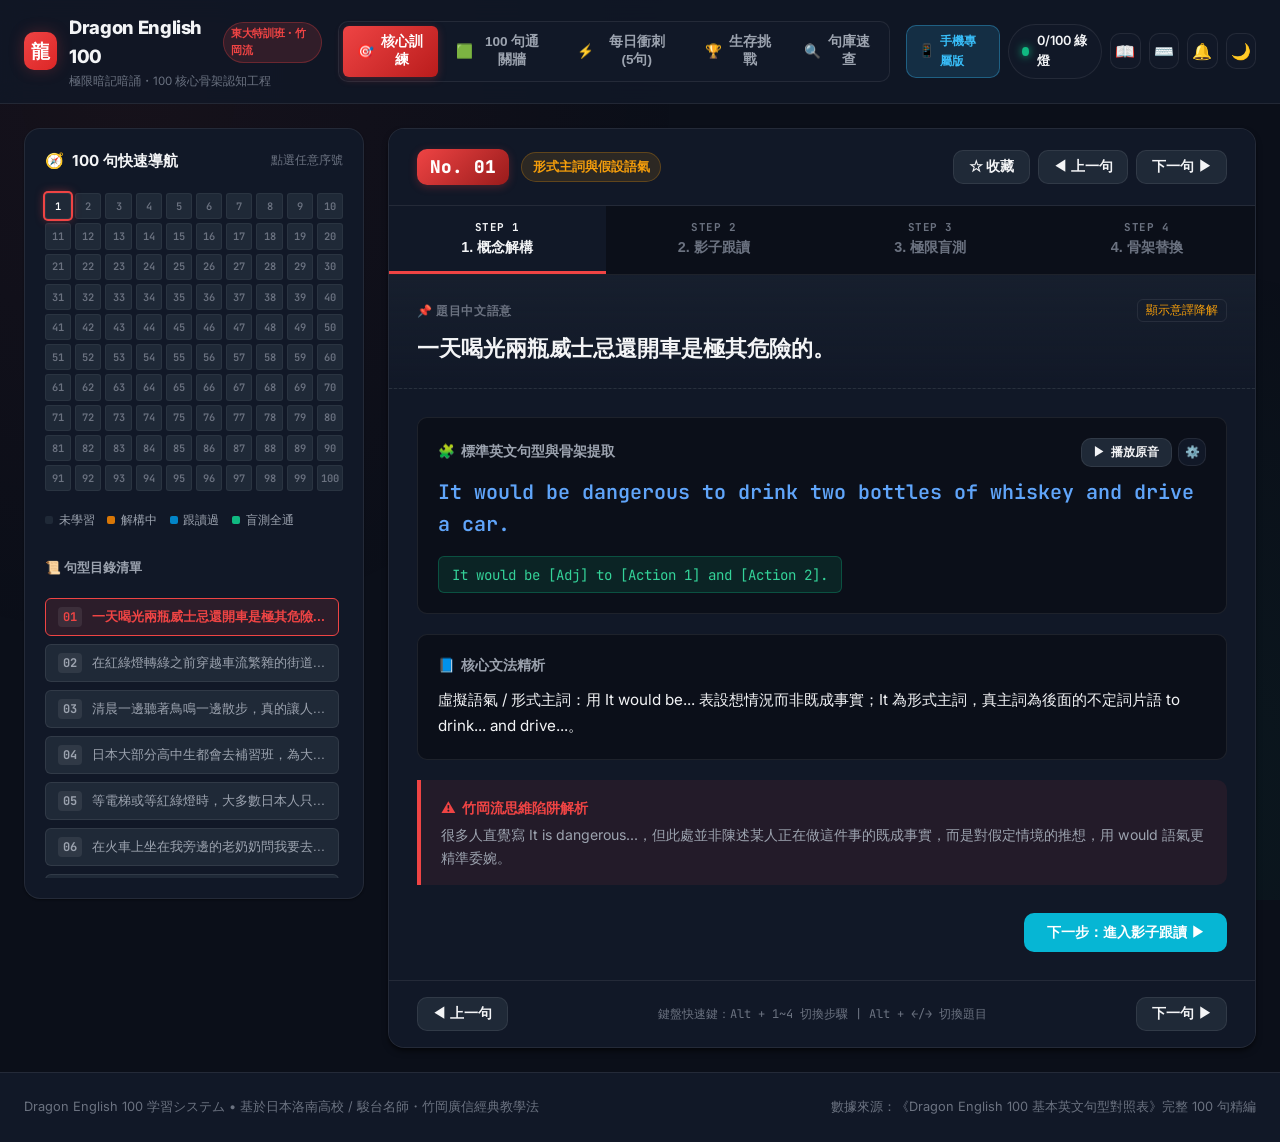
<file: index.html>
<!DOCTYPE html>
<html lang="zh-TW" data-theme="dark">
<head>
  <meta charset="UTF-8">
  <meta name="viewport" content="width=device-width, initial-scale=1.0">
  <title>Dragon English 100 - 竹岡廣信「極限暗記暗誦」學習系統</title>
  <meta name="description" content="依據日本東大特訓班《龍櫻》名師竹岡廣信經典《Dragon English 基本英文100》打造的高效英語大腦骨架訓練 Web 應用。">
  <meta name="theme-color" content="#080c14">
  <meta name="apple-mobile-web-app-capable" content="yes">
  <meta name="apple-mobile-web-app-status-bar-style" content="black-translucent">
  <link rel="icon" type="image/svg+xml" href="icon.svg">
  <link rel="apple-touch-icon" href="icon.svg">
  <link rel="manifest" href="manifest.json">
  <link rel="stylesheet" href="style.css?v=2.4">
  <link rel="preconnect" href="https://fonts.googleapis.com">
  <link rel="preconnect" href="https://fonts.gstatic.com" crossorigin>
  <link href="https://fonts.googleapis.com/css2?family=Inter:wght@400;500;600;700;800&family=JetBrains+Mono:wght@400;500;600;700;800&display=swap" rel="stylesheet">
</head>
<body>
  <!-- Ambient Background Lighting -->
  <div class="bg-ambient"></div>

  <!-- Header & Navigation -->
  <header>
    <div class="header-container">
      <div class="brand" onclick="app.switchView('study')">
        <div class="brand-icon">龍</div>
        <div class="brand-titles">
          <div class="brand-main">
            Dragon English 100
            <span class="brand-badge">東大特訓班・竹岡流</span>
          </div>
          <div class="brand-sub">極限暗記暗誦・100 核心骨架認知工程</div>
        </div>
      </div>

      <nav class="nav-tabs">
        <button class="nav-tab-btn active" data-view="study">
          <span>🎯</span> 核心訓練
        </button>
        <button class="nav-tab-btn" data-view="grid">
          <span>🟩</span> 100 句通關牆
        </button>
        <button class="nav-tab-btn" data-view="sprint">
          <span>⚡</span> 每日衝刺 (5句)
        </button>
        <button class="nav-tab-btn" data-view="survival">
          <span>🏆</span> 生存挑戰
        </button>
        <button class="nav-tab-btn" data-view="explorer">
          <span>🔍</span> 句庫速查
        </button>
      </nav>

      <div class="header-actions">
        <a href="mobile.html" class="btn-pill" style="text-decoration: none; font-size: 0.78rem; padding: 0.35rem 0.75rem; background: rgba(56, 189, 248, 0.15); color: #38bdf8; border-color: rgba(56, 189, 248, 0.35); font-weight: 700; display: inline-flex; align-items: center; gap: 0.3rem;" title="開啟手機極速掌中版">
          <span>📱</span> 手機專屬版
        </a>
        <div class="header-stats-pill" title="100 句盲測全通關進度">
          <span class="stat-green-dot"></span>
          <span id="header-mastered-count">0/100 綠燈</span>
        </div>
        <button class="btn-icon" id="btn-open-guide" title="竹岡廣信暗記暗誦法導讀">📖</button>
        <button class="btn-icon" id="btn-open-shortcuts" title="鍵盤快捷鍵指南">⌨️</button>
        <button class="btn-icon" id="btn-toggle-sound" title="切換音效提示">🔔</button>
        <button class="btn-icon" id="btn-toggle-theme" title="切換深淺模式">🌙</button>
      </div>
    </div>
  </header>

  <!-- Main Content Areas -->
  <main>

    <!-- VIEW 1: STUDY & FOUR-STEP INTERACTIVE WORKSPACE -->
    <section class="view-section active" data-view="study" id="view-study">
      <div class="study-layout">
        
        <!-- Left Sidebar: Mini Grid & Quick Selector -->
        <aside class="study-sidebar">
          <div class="sidebar-header">
            <span class="sidebar-title"><span>🧭</span> 100 句快速導航</span>
            <span class="shortcuts-hint">點選任意序號</span>
          </div>

          <!-- Mini 10x10 Grid -->
          <div class="mini-grid" id="mini-grid"></div>

          <!-- Grid Status Legend -->
          <div class="grid-legend">
            <div class="legend-item"><span class="legend-dot" style="background: var(--grid-unstarted);"></span>未學習</div>
            <div class="legend-item"><span class="legend-dot" style="background: var(--grid-learning);"></span>解構中</div>
            <div class="legend-item"><span class="legend-dot" style="background: var(--grid-shadowed);"></span>跟讀過</div>
            <div class="legend-item"><span class="legend-dot" style="background: var(--grid-mastered);"></span>盲測全通</div>
          </div>

          <!-- Sidebar Quick Sentence List -->
          <div style="font-size: 0.8rem; font-weight: 700; color: var(--text-secondary); margin-top: 0.5rem;">
            📜 句型目錄清單
          </div>
          <div class="sidebar-list-container" id="sidebar-sentence-list"></div>
        </aside>

        <!-- Right Main Panel: Four-Step Training Deck -->
        <div class="study-card-panel">
          
          <!-- Card Header Bar -->
          <div class="card-header-bar">
            <div class="card-index-title">
              <span class="card-number-badge" id="card-id-badge">No. 01</span>
              <span class="card-category-tag" id="card-category-tag">形式主詞與假設語氣</span>
            </div>
            <div class="card-nav-controls">
              <button class="btn-pill btn-bookmark" id="btn-bookmark">☆ 收藏</button>
              <button class="btn-pill" id="btn-prev-sentence" title="上一句 (Alt + ←)">◀ 上一句</button>
              <button class="btn-pill" id="btn-next-sentence" title="下一句 (Alt + →)">下一句 ▶</button>
            </div>
          </div>

          <!-- Four-Step Tabs Header -->
          <div class="step-tabs-container">
            <button class="step-tab active" data-step="1">
              <span class="step-tab-num">STEP 1</span>
              <span class="step-tab-title">1. 概念解構</span>
            </button>
            <button class="step-tab" data-step="2">
              <span class="step-tab-num">STEP 2</span>
              <span class="step-tab-title">2. 影子跟讀</span>
            </button>
            <button class="step-tab" data-step="3">
              <span class="step-tab-num">STEP 3</span>
              <span class="step-tab-title">3. 極限盲測</span>
            </button>
            <button class="step-tab" data-step="4">
              <span class="step-tab-num">STEP 4</span>
              <span class="step-tab-title">4. 骨架替換</span>
            </button>
          </div>

          <!-- The Chinese Sentence Banner (Always Visible anchor) -->
          <div class="chinese-prompt-banner">
            <div class="prompt-label-row">
              <span class="prompt-label">📌 題目中文語意</span>
              <button class="btn-toggle-simplified" id="btn-toggle-simplified">顯示意譯降解</button>
            </div>
            <div class="main-cn-text" id="prompt-main-cn">一天喝光兩瓶威士忌還開車是極其危險的。</div>
            <div class="simplified-cn-text" id="prompt-simplified-cn">💡 和文和訳（思考降解）：如果喝了兩瓶威士忌又開車，那會非常危險。</div>
          </div>

          <!-- ========================================== -->
          <!-- STEP 1 CONTENT: 概念解構                   -->
          <!-- ========================================== -->
          <div class="step-content-body active" data-step="1" id="step-1-body">
            <div class="deconstruct-grid">
              
              <!-- English Standard & Syntax Skeleton -->
              <div class="deconstruct-block">
                <div style="display: flex; justify-content: space-between; align-items: center; margin-bottom: 0.6rem; flex-wrap: wrap; gap: 0.5rem;">
                  <div class="block-title" style="margin-bottom: 0;"><span>🧩</span> 標準英文句型與骨架提取</div>
                  <div style="display: flex; gap: 0.4rem; align-items: center;">
                    <button class="btn-pill" id="btn-step1-speak" style="font-size: 0.78rem; padding: 0.3rem 0.7rem;" title="播放標準原音">
                      <span>▶</span> 播放原音
                    </button>
                    <button class="btn-icon" id="btn-step1-tune" style="width: 28px; height: 28px; font-size: 0.75rem;" title="開啟調速選單">⚙️</button>
                  </div>
                </div>
                <div class="english-sentence-preview" id="deconstruct-en-preview">
                  It would be dangerous to drink two bottles of whiskey and drive a car.
                </div>
                <div class="syntax-skeleton-tag" id="deconstruct-skeleton">
                  It would be [Adj] to [Action 1] and [Action 2].
                </div>
              </div>

              <!-- Core Grammar Explanation -->
              <div class="deconstruct-block">
                <div class="block-title"><span>📘</span> 核心文法精析</div>
                <div class="grammar-explanation-text" id="deconstruct-grammar">
                  虛擬語氣 / 形式主詞：用 It would be... 表設想情況而非既成事實；It 為形式主詞，真主詞為後面的不定詞片語 to drink... and drive...。
                </div>
              </div>

              <!-- Pitfall & Native Mindset Alert -->
              <div class="pitfall-alert-box">
                <div class="pitfall-title"><span>⚠️</span> 竹岡流思維陷阱解析</div>
                <div class="pitfall-body" id="deconstruct-pitfall">
                  很多人直覺寫 It is dangerous...，但此處並非陳述某人正在做這件事的既成事實，而是對假定情境的推想，用 would 語氣更精準委婉。
                </div>
              </div>

              <!-- Next Action Button -->
              <div style="display: flex; justify-content: flex-end; margin-top: 0.5rem;">
                <button class="btn-pill" onclick="app.switchStep(2)" style="background: var(--accent-cyan); color: #fff; border: none; padding: 0.65rem 1.4rem;">
                  下一步：進入影子跟讀 ▶
                </button>
              </div>

            </div>
          </div>

          <!-- ========================================== -->
          <!-- STEP 2 CONTENT: 影子跟讀 (Shadowing)      -->
          <!-- ========================================== -->
          <div class="step-content-body" data-step="2" id="step-2-body">
            <div class="shadowing-container">
              <div class="shadowing-card">
                <div style="font-size: 0.85rem; font-weight: 700; color: var(--text-muted); text-transform: uppercase;">
                  🎧 聽原音節奏，語音肌肉同步跟讀
                </div>
                
                <div class="shadowing-en-text" id="shadowing-en-text">
                  It would be dangerous to drink two bottles of whiskey and drive a car.
                </div>

                <!-- Waveform Animation -->
                <div class="audio-waveform" id="audio-waveform">
                  <div class="wave-bar"></div>
                  <div class="wave-bar"></div>
                  <div class="wave-bar"></div>
                  <div class="wave-bar"></div>
                  <div class="wave-bar"></div>
                  <div class="wave-bar"></div>
                  <div class="wave-bar"></div>
                  <div class="wave-bar"></div>
                  <div class="wave-bar"></div>
                  <div class="wave-bar"></div>
                </div>

                <!-- Audio Speed & Voice Controls -->
                <div class="audio-controls-row">
                  <button class="btn-play-large" id="btn-play-shadow" title="播放英文原音 (Space)">
                    <span>▶</span> 播放原音 (Space)
                  </button>

                  <button class="btn-tune-speed" id="btn-open-speed-modal" title="開啟播放速度調整選單 (0.3x ~ 2.0x)">
                    <span>⚙️ 調整速度 (<span id="current-speed-tag">1.00x</span>)</span>
                  </button>

                  <button class="btn-pill" id="btn-loop-shadow">
                    🔄 開始循環跟讀 (3次)
                  </button>

                  <div class="audio-settings-group">
                    <span>🗣️ 口音:</span>
                    <select class="select-voice" id="select-voice"></select>
                  </div>
                </div>

                <div class="shadowing-loop-badge">
                  <span>💡 影子跟讀訣竅：耳朵聽到的半秒後，嘴巴立刻不看文字同步複誦，定型語音神經肌肉。</span>
                </div>
              </div>

              <!-- Complete Shadowing Button -->
              <button class="btn-shadow-complete" id="btn-shadow-complete">
                <span>✓</span> 我已跟讀熟練，進入極限盲測
              </button>
            </div>
          </div>

          <!-- ========================================== -->
          <!-- STEP 3 CONTENT: 極限盲測默寫 (Blind Recall)-->
          <!-- ========================================== -->
          <div class="step-content-body" data-step="3" id="step-3-body">
            <div class="blind-recall-box">
              
              <!-- Countdown Bar -->
              <div class="countdown-bar-container">
                <div class="countdown-timer">
                  <span>⚡ 3秒神經反射倒數:</span>
                  <span class="timer-number" id="timer-count">3</span>
                  <span id="reflex-badge" class="brand-badge" style="display: none; background: rgba(16, 185, 129, 0.15); color: #10b981; border-color: #10b981;">
                    瞬發反射達成
                  </span>
                </div>
                <div class="recall-options-row">
                  <label class="checkbox-label">
                    <input type="checkbox" id="chk-countdown" checked>
                    開啟3秒倒數
                  </label>
                  <label class="checkbox-label">
                    <input type="checkbox" id="chk-strict-mode">
                    嚴格模式 (精確大小寫與標點)
                  </label>
                </div>
              </div>

              <!-- Terminal Coding Editor Style Input -->
              <div class="terminal-input-container">
                <div class="terminal-header">
                  <div class="terminal-dots">
                    <span class="dot dot-red"></span>
                    <span class="dot dot-yellow"></span>
                    <span class="dot dot-green"></span>
                  </div>
                  <div class="terminal-title">BLIND RECALL CONSOLE // STRICT WORD-DIFF</div>
                  <div class="shortcuts-hint">按 Enter 提交比對</div>
                </div>

                <textarea 
                  class="typing-textarea" 
                  id="typing-area" 
                  placeholder="只看題目中文，在此盲打完整英文句子（不假思索、一字不差）..."
                  autocomplete="off" 
                  autocorrect="off" 
                  autocapitalize="off" 
                  spellcheck="false"
                ></textarea>

                <div class="terminal-actions-bar">
                  <div style="display: flex; gap: 0.5rem; align-items: center;">
                    <button class="btn-peek-hint" id="btn-peek-hint" title="按 Tab 或點擊偷看提示">
                      👀 首字母提示 (Tab)
                    </button>
                    <span class="shortcuts-hint">Ctrl+Space 聽提示</span>
                  </div>

                  <button class="btn-submit-recall" id="btn-submit-recall">
                    <span>⚡</span> 提交驗證 (Enter)
                  </button>
                </div>
              </div>

              <!-- High Precision Diff Result Panel -->
              <div class="diff-result-panel" id="diff-result-panel">
                <div class="diff-header">
                  <div class="diff-status-badge perfect" id="diff-badge">
                    ✓ 100% 精準通關 (Mastered)
                  </div>
                  <button class="btn-pill" onclick="app.resetRecallState(); document.getElementById('typing-area').focus();" style="font-size: 0.78rem;">
                    🔄 重新盲測
                  </button>
                </div>

                <div class="diff-tokens-wrapper" id="diff-tokens-wrapper"></div>

                <div class="standard-solution-row">
                  <div>🎯 標準母語骨架參考：</div>
                  <div class="standard-solution-text" id="diff-standard-solution"></div>
                </div>

                <div style="display: flex; justify-content: flex-end; margin-top: 1rem;">
                  <button class="btn-pill" onclick="app.switchStep(4)" style="background: var(--accent-emerald); color: #fff; border: none;">
                    通關！進入骨架替換沙盒 ▶
                  </button>
                </div>
              </div>

            </div>
          </div>

          <!-- ========================================== -->
          <!-- STEP 4 CONTENT: 骨架替換沙盒 (Slot-Filling)-->
          <!-- ========================================== -->
          <div class="step-content-body" data-step="4" id="step-4-body">
            <div class="slot-sandbox-grid">
              
              <!-- Pattern Extraction Box -->
              <div class="slot-pattern-box">
                <div class="block-title"><span>🏗️</span> 文法骨架公式萃取</div>
                <div class="slot-formula" id="slot-formula-display">
                  It would be [Adj] to [Action 1] and [Action 2].
                </div>
              </div>

              <!-- Official Substitution Demo (3 Practical Scenarios with Audio) -->
              <div class="demo-substitution-box">
                <div class="block-title" style="display: flex; justify-content: space-between; align-items: center; margin-bottom: 0.8rem; flex-wrap: wrap; gap: 0.5rem;">
                  <span>💼 實戰情境抽換示範 (職場 / 日常 / 溝通 3 大例句)</span>
                  <span class="shortcuts-hint" style="font-weight: 500; color: #38bdf8;">點擊 🔊 聆聽英文原音</span>
                </div>
                <div class="slot-examples-list" id="slot-examples-list">
                  <!-- Dynamically rendered 3 examples with audio buttons -->
                </div>
              </div>

              <!-- User Custom Slot Writing -->
              <div class="user-slot-custom-card">
                <div class="block-title"><span>✍️</span> 打造你的個人造句筆記 (Slot-Filling Sandbox)</div>
                <input 
                  type="text" 
                  class="user-slot-input" 
                  id="user-slot-en-input" 
                  placeholder="保留核心骨架，寫入你工作或生活的英文造句..."
                >
                <input 
                  type="text" 
                  class="user-slot-cn-input" 
                  id="user-slot-cn-input" 
                  placeholder="此句的中文意思..."
                >
                <button class="btn-save-slot" id="btn-save-slot">
                  💾 儲存到個人筆記本
                </button>
              </div>

              <!-- Action next sentence -->
              <div style="display: flex; justify-content: space-between; align-items: center; margin-top: 1rem;">
                <button class="btn-pill" onclick="app.switchStep(3)">
                  ◀ 返回盲測重溫
                </button>
                <button class="btn-pill" onclick="if (app.currentId < 100) app.loadSentence(app.currentId + 1); app.switchStep(1);" style="background: var(--accent-dragon); color: #fff; border: none;">
                  進入下一句 (No. Next) ▶
                </button>
              </div>

            </div>
          </div>

          <!-- Bottom Footer Navigation Bar -->
          <div class="card-bottom-footer">
            <button class="btn-pill" id="btn-bottom-prev">◀ 上一句</button>
            <span class="shortcuts-hint">鍵盤快速鍵：Alt + 1~4 切換步驟 | Alt + ←/→ 切換題目</span>
            <button class="btn-pill" id="btn-bottom-next">下一句 ▶</button>
          </div>

        </div>

      </div>
    </section>

    <!-- VIEW 2: 100-GRID MASTERY WALL (10x10 全綠通關牆) -->
    <section class="view-section" data-view="grid" id="view-grid">
      <div class="grid-view-container">
        
        <!-- Header & Stats Overview -->
        <div class="grid-view-header">
          <div>
            <h2 style="font-size: 1.5rem; font-weight: 800; display: flex; align-items: center; gap: 0.6rem;">
              <span>🟩</span> 100 句全綠通關牆
            </h2>
            <p style="color: var(--text-secondary); font-size: 0.9rem; margin-top: 0.2rem;">
              竹岡名言：「每熟記一句，大腦就多一條自動化反射神經。」目標是點亮整座 10x10 綠燈矩陣！
            </p>
          </div>

          <div class="grid-stats-cards">
            <div class="stat-card">
              <div class="stat-number stat-val-mastered" style="color: var(--accent-emerald);">0</div>
              <div class="stat-title">已點亮綠燈</div>
            </div>
            <div class="stat-card">
              <div class="stat-number stat-val-percent" style="color: #38bdf8;">0%</div>
              <div class="stat-title">全句通關率</div>
            </div>
            <div class="stat-card">
              <div class="stat-number stat-val-learning" style="color: #fbbf24;">0</div>
              <div class="stat-title">研練中</div>
            </div>
            <div class="stat-card">
              <div class="stat-number stat-val-mistakes" style="color: #ef4444;">0</div>
              <div class="stat-title">錯題待強化</div>
            </div>
          </div>
        </div>

        <!-- Filter Tags -->
        <div class="grid-filter-bar">
          <button class="btn-filter-tag active" data-filter="all">全部 (100)</button>
          <button class="btn-filter-tag" data-filter="mastered">已通關綠燈</button>
          <button class="btn-filter-tag" data-filter="incomplete">未通關</button>
          <button class="btn-filter-tag" data-filter="mistakes">錯題強化庫</button>
          <button class="btn-filter-tag" data-filter="bookmarked">我的收藏</button>
        </div>

        <!-- The 10x10 Large Grid Wall -->
        <div class="large-100-grid" id="large-100-grid"></div>

      </div>
    </section>

    <!-- VIEW 3: DAILY SPRINT (每日衝刺 5 句) -->
    <section class="view-section" data-view="sprint" id="view-sprint">
      <div class="sprint-container">
        
        <div class="sprint-header-card">
          <div>
            <h2 style="font-size: 1.4rem; font-weight: 800; display: flex; align-items: center; gap: 0.5rem;">
              <span>⚡</span> 每日 5 句極限衝刺 (Daily Sprint)
            </h2>
            <p style="color: var(--text-secondary); font-size: 0.88rem; margin-top: 0.2rem;">
              依據艾賓浩斯間隔重複法：精選 3 句新句 + 2 句溫故複習句，10 分鐘形成記憶高壓閉環。
            </p>
          </div>
          <div class="sprint-progress-dots" id="sprint-progress-dots"></div>
        </div>

        <div id="sprint-content-area" class="study-card-panel" style="padding: 2rem;">
          <div style="font-size: 0.8rem; font-weight: 700; color: var(--text-muted); text-transform: uppercase; margin-bottom: 0.5rem;">
            🎯 題目中文提示
          </div>
          <div style="font-size: 1.4rem; font-weight: 700; margin-bottom: 1.5rem; line-height: 1.5;" id="sprint-prompt-cn">
            題目載入中...
          </div>

          <div class="terminal-input-container">
            <div class="terminal-header">
              <span class="terminal-title">SPRINT RECALL // INSTANT TYPING</span>
              <span class="shortcuts-hint">按 Enter 送出</span>
            </div>
            <textarea 
              class="typing-textarea" 
              id="sprint-typing-area" 
              placeholder="請直接盲打英文句子..."
              style="min-height: 85px;"
            ></textarea>
            <div style="display: flex; justify-content: space-between; align-items: center; margin-top: 0.75rem;">
              <button class="btn-pill" id="btn-skip-sprint" style="font-size: 0.8rem;">
                跳過此題 ⏭
              </button>
              <button class="btn-submit-recall" id="btn-submit-sprint">
                驗證並晉級 ▶
              </button>
            </div>
          </div>

          <div class="diff-result-panel" id="sprint-diff-panel" style="margin-top: 1.25rem;">
            <div id="sprint-diff-feedback"></div>
          </div>
        </div>

      </div>
    </section>

    <!-- VIEW 4: SURVIVAL CHALLENGE (百句極限生存戰) -->
    <section class="view-section" data-view="survival" id="view-survival">
      <div class="survival-container">
        
        <div class="survival-hud">
          <div class="survival-lives" id="survival-hearts">❤️❤️❤️</div>
          <div class="survival-score-board" id="survival-score">得分: 0</div>
          <div style="font-size: 0.95rem; font-weight: 700; color: #38bdf8;" id="survival-streak">連勝: 0</div>
          <div style="font-size: 0.85rem; color: var(--text-muted);" id="survival-highscore">歷史最佳: 0</div>
        </div>

        <!-- Start Card -->
        <div class="study-card-panel" id="survival-start-card" style="padding: 3rem 2rem; text-align: center;">
          <h2 style="font-size: 1.7rem; font-weight: 800; color: #ef4444; margin-bottom: 1rem;">
            🔥 百句極限生存挑戰 (Survival Mode)
          </h2>
          <p style="color: var(--text-secondary); max-width: 550px; margin: 0 auto 2rem; line-height: 1.7;">
            高壓無提示盲測！從 100 句中隨機抽題，每題限時 20 秒。答錯一字或超時即扣 1 顆心，連勝將啟動得分加倍乘數，挑戰你的神經肌肉極限！
          </p>
          <button class="btn-submit-recall" id="btn-start-survival" style="font-size: 1.1rem; padding: 0.8rem 2.2rem; margin: 0 auto;">
            ⚡ 立即開始挑戰
          </button>
        </div>

        <!-- Gameplay Card -->
        <div class="study-card-panel" id="survival-play-card" style="padding: 2rem; display: none;">
          <div style="display: flex; justify-content: space-between; align-items: center; margin-bottom: 0.75rem;">
            <span style="font-size: 0.8rem; font-weight: 700; color: var(--text-muted);">SURVIVAL QUESTION</span>
            <span style="font-family: var(--font-mono); font-weight: 800; font-size: 1.1rem; color: #ef4444;" id="survival-timer-val">20s</span>
          </div>

          <div style="font-size: 1.35rem; font-weight: 700; margin-bottom: 1.25rem;" id="survival-prompt-cn"></div>

          <div class="terminal-input-container">
            <textarea 
              class="typing-textarea" 
              id="survival-typing-area" 
              placeholder="極速盲打英文..."
              style="min-height: 80px;"
            ></textarea>
            <div style="display: flex; justify-content: flex-end; margin-top: 0.5rem;">
              <button class="btn-submit-recall" id="btn-submit-survival">
                提交驗證 (Enter)
              </button>
            </div>
          </div>
        </div>

        <!-- Game Over Card -->
        <div class="study-card-panel" id="survival-gameover-card" style="padding: 3rem 2rem; text-align: center; display: none;">
          <h2 style="font-size: 1.6rem; font-weight: 800; color: #ef4444; margin-bottom: 0.5rem;">
            💀 生存挑戰結束
          </h2>
          <p style="color: var(--text-secondary); margin-bottom: 1.5rem;">生命值耗盡！但每一次挫折都是神經迴路重建的契機。</p>
          
          <div style="font-size: 2.2rem; font-family: var(--font-mono); font-weight: 800; color: #fbbf24; margin-bottom: 0.5rem;" id="survival-final-score">
            0
          </div>
          <div style="color: var(--text-muted); font-size: 0.9rem; margin-bottom: 2rem;">
            本次得分 | 歷史最高紀錄: <span id="survival-final-high">0</span>
          </div>

          <button class="btn-submit-recall" id="btn-restart-survival" style="margin: 0 auto;">
            🔄 再挑戰一次
          </button>
        </div>

      </div>
    </section>

    <!-- VIEW 5: SENTENCE EXPLORER (全句庫速查) -->
    <section class="view-section" data-view="explorer" id="view-explorer">
      <div class="explorer-container">
        
        <div class="explorer-search-bar">
          <span style="font-size: 1.2rem;">🔍</span>
          <input 
            type="text" 
            class="explorer-input" 
            id="explorer-search-input" 
            placeholder="搜尋關鍵單字、中文語意、句型語法（例如：wish, 倒裝, 形式主詞, 吹風機）..."
          >
          <select class="select-rate" id="explorer-category-select" style="background: var(--bg-tertiary); padding: 4px 10px; border-radius: var(--radius-sm);">
            <option value="all">全部分類 (All Categories)</option>
            <option value="形式主詞與假設語氣">形式主詞與假設語氣</option>
            <option value="時態與副詞子句">時態與副詞子句</option>
            <option value="分詞構句與感官動詞">分詞構句與感官動詞</option>
            <option value="不定詞與數量詞">不定詞與數量詞</option>
            <option value="無生物主詞慣用句">無生物主詞慣用句</option>
            <option value="對稱連接詞結構">對稱連接詞結構</option>
            <option value="倍數比較句型">倍數比較句型</option>
            <option value="心智動詞與 succeed in">心智動詞與重要句型</option>
          </select>
        </div>

        <div class="sentences-table-wrapper" id="sentences-table-wrapper"></div>

      </div>
    </section>

  </main>

  <!-- GUIDE MODAL (竹岡廣信 100 句暗記暗誦法名師導讀) -->
  <div class="modal-overlay" id="guide-modal">
    <div class="modal-box">
      <div class="modal-header">
        <div class="modal-title"><span>📖</span> 竹岡廣信「100 句極限暗記暗誦法」完整導讀</div>
        <button class="btn-icon" id="btn-close-guide">✕</button>
      </div>
      <div class="modal-body">
        
        <div class="guide-quote-box">
          「不要盲目死背成百上千個句型，而是精選 100 個極具代表性的核心句子，徹底理解並一字不差地熟記，以此打通英文寫作與口語表達的骨架。」<br>
          <span style="font-size: 0.85rem; color: #ef4444; font-weight: 700;">—— 竹岡廣信（漫畫《東大特訓班 / 龍櫻》英語名師原型）</span>
        </div>

        <div>
          <h3>一、為什麼是「只練 100 句」？</h3>
          <p>
            許多人學英文陷入「收集癖」：背了 3000 個片語、刷了無數考題，真正要寫 Email 或開口時，腦袋依然先跑出中文，再試圖把每個字逐字直譯，導致文法漏洞百出、語速極慢。
          </p>
          <p>
            竹岡流的核心在於<strong>「認知頻寬的釋放」</strong>：
          </p>
          <ul>
            <li><strong>打造認知骨架（Mental Schema）：</strong>精選的 100 個句子涵蓋了英語表達中 90% 以上的時態交替、條件虛擬、因果承接與無生物主詞結構。</li>
            <li><strong>自動化輸出（Automated Output）：</strong>當這 100 個句子的句型結構被練到像本能一樣反射時，大腦便不需要在「主謂一致、時態變化、介系詞搭配」上消耗運算資源，只需替換核心名詞或動詞。</li>
          </ul>
        </div>

        <div>
          <h3>二、三大命題核心與特色</h3>
          <ul>
            <li><strong>時態精準度（Tense）：</strong>精確區分現在完成式、過去式、進行式與假設語氣的細微時態差異。</li>
            <li><strong>上下文與語境邏輯（Context & Logic）：</strong>避免日式/中式英文的硬翻，強調因果與邏輯連結。</li>
            <li><strong>道地自然表達：</strong>去除生硬或不自然的辭藻，只選用英語母語人士常用且精確的句構。</li>
            <li><strong>「換句話說」思維（和文和訳）：</strong>遇到生硬或抽象的中文句子時，先將其降解為「小學生也能懂的具體主謂賓邏輯」，再進行英文輸出。</li>
          </ul>
        </div>

        <div>
          <h3>三、四步極限訓練流程</h3>
          <ul>
            <li><strong>第一步：概念解構（Deconstruct）——</strong>弄懂為什麼用這個時態、介系詞，以及母語人士在該語境下的思維方式。</li>
            <li><strong>第二步：影子跟讀（Shadowing）——</strong>不看文字，耳朵聽音檔，嘴巴慢半拍同步跟讀，建立發音語律與肌肉定型。</li>
            <li><strong>第三步：極限盲測（Blind Recall）——</strong>蓋住英文，只看中文語意，3 秒之內不假思索、一字不差地口頭輸出與打字默寫。</li>
            <li><strong>第四步：骨架替換（Slot-Filling）——</strong>保留句子的文法骨架，將主詞、動詞與名詞抽換為自己生活或工作中的實際情境。</li>
          </ul>
        </div>

        <div>
          <h3>四、避坑指南：實踐時的三大禁忌</h3>
          <ul>
            <li><strong>禁忌一：只動眼，不動筆與嘴。</strong>光看解答覺得「我懂」，到了白紙默寫或口頭輸出時錯誤百出。真正的掌握以「無提示盲寫 100% 正確」為唯一標準。</li>
            <li><strong>禁忌二：貪多嚼不爛。</strong>一天硬背 20 句，隔天全忘。建議每天精雕 3～5 句，利用間隔重複，把 100 句切成 1 個月的刻意練習週期。</li>
            <li><strong>禁忌三：忽略和文和訳。</strong>避免字句怪異的 Chinglish，先降解思考再輸出。</li>
          </ul>
        </div>

        <div style="text-align: right; margin-top: 1rem;">
          <button class="btn-pill" id="btn-reset-data" style="color: #ef4444; font-size: 0.8rem;">
            ⚠️ 重置所有學習進度與筆記
          </button>
        </div>

      </div>
    </div>
  </div>

  <!-- PLAYBACK SPEED CONTROLLER MODAL (播放速度調整選單) -->
  <div class="modal-overlay" id="speed-modal">
    <div class="modal-box speed-modal-box">
      <!-- Modal Header matching user screenshot -->
      <div class="speed-modal-header">
        <button class="btn-speed-back" id="btn-close-speed">
          <span class="speed-back-arrow">‹</span>
          <span class="speed-header-title">播放速度</span>
        </button>
        <button class="btn-icon" id="btn-close-speed-x" title="關閉" style="border: none; background: transparent; font-size: 1.1rem;">✕</button>
      </div>

      <div class="speed-modal-body">
        <!-- Big Speed Display: matching screenshot (e.g. 1.00x) -->
        <div class="speed-big-display">
          <span id="speed-display-num">1.00</span><span class="speed-unit">x</span>
        </div>
        <div class="speed-desc-hint" id="speed-desc-hint">
          調整英文原音朗讀速度 (0.3x ~ 2.0x)
        </div>

        <!-- Slider with [-] and [+] Stepper Buttons (matching screenshot) -->
        <div class="speed-slider-row">
          <button class="speed-step-btn" id="btn-speed-minus" title="微調減少 (-0.05x)">
            <span>−</span>
          </button>
          <div class="speed-slider-track-wrap">
            <input 
              type="range" 
              class="speed-range-slider" 
              id="speed-range-slider" 
              min="0.30" 
              max="2.00" 
              step="0.05" 
              value="1.00"
            >
          </div>
          <button class="speed-step-btn" id="btn-speed-plus" title="微調增加 (+0.05x)">
            <span>+</span>
          </button>
        </div>

        <!-- Preset Quick Pill Buttons (matching screenshot) -->
        <div class="speed-presets-label">快速預設檔位</div>
        <div class="speed-presets-grid" id="speed-presets-grid"></div>

        <!-- Test Listen & Done Footer -->
        <div class="speed-action-footer">
          <button class="btn-pill" id="btn-test-speed" style="background: rgba(56, 189, 248, 0.15); color: #38bdf8; border-color: #0284c7; padding: 0.6rem 1.2rem; font-weight: 700;">
            <span>🔊</span> 試聽此速度
          </button>
          <button class="btn-submit-recall" id="btn-apply-speed" style="padding: 0.6rem 1.5rem;">
            完成設定
          </button>
        </div>
      </div>
    </div>
  </div>

  <!-- SHORTCUTS MODAL -->
  <div class="modal-overlay" id="shortcuts-modal">
    <div class="modal-box" style="max-width: 550px;">
      <div class="modal-header">
        <div class="modal-title"><span>⌨️</span> 鍵盤高效快捷鍵</div>
        <button class="btn-icon" id="btn-close-shortcuts">✕</button>
      </div>
      <div class="modal-body" style="gap: 1rem;">
        <table style="width: 100%; border-collapse: collapse; font-size: 0.9rem;">
          <tr style="border-bottom: 1px solid var(--bg-card-border);">
            <td style="padding: 0.6rem 0; font-family: var(--font-mono); color: #38bdf8;">Enter</td>
            <td style="color: var(--text-secondary);">提交盲測 / 驗證默寫結果</td>
          </tr>
          <tr style="border-bottom: 1px solid var(--bg-card-border);">
            <td style="padding: 0.6rem 0; font-family: var(--font-mono); color: #38bdf8;">Ctrl + Space</td>
            <td style="color: var(--text-secondary);">隨時朗讀當前句子原音</td>
          </tr>
          <tr style="border-bottom: 1px solid var(--bg-card-border);">
            <td style="padding: 0.6rem 0; font-family: var(--font-mono); color: #38bdf8;">Tab</td>
            <td style="color: var(--text-secondary);">盲測輸入區中獲取首字母提示 (Peek)</td>
          </tr>
          <tr style="border-bottom: 1px solid var(--bg-card-border);">
            <td style="padding: 0.6rem 0; font-family: var(--font-mono); color: #38bdf8;">Alt + 1 ~ 4</td>
            <td style="color: var(--text-secondary);">快速切換：1.解構 / 2.跟讀 / 3.盲測 / 4.造句</td>
          </tr>
          <tr>
            <td style="padding: 0.6rem 0; font-family: var(--font-mono); color: #38bdf8;">Alt + ← / →</td>
            <td style="color: var(--text-secondary);">切換上一句 / 下一句</td>
          </tr>
        </table>
      </div>
    </div>
  </div>

  <!-- Toast Notification Container -->
  <div class="toast-container" id="toast-container"></div>

  <!-- Footer -->
  <footer>
    <div style="max-width: 1400px; margin: 0 auto; display: flex; justify-content: space-between; align-items: center; flex-wrap: wrap; gap: 1rem;">
      <div>Dragon English 100 学習システム • 基於日本洛南高校 / 駿台名師・竹岡廣信經典教學法</div>
      <div>數據來源：《Dragon English 100 基本英文句型對照表》完整 100 句精編</div>
    </div>
  </footer>

  <!-- Scripts -->
  <script src="data.js?v=2.4"></script>
  <script src="examples.js?v=2.4"></script>
  <script src="app.js?v=2.4"></script>
</body>
</html>
</file>
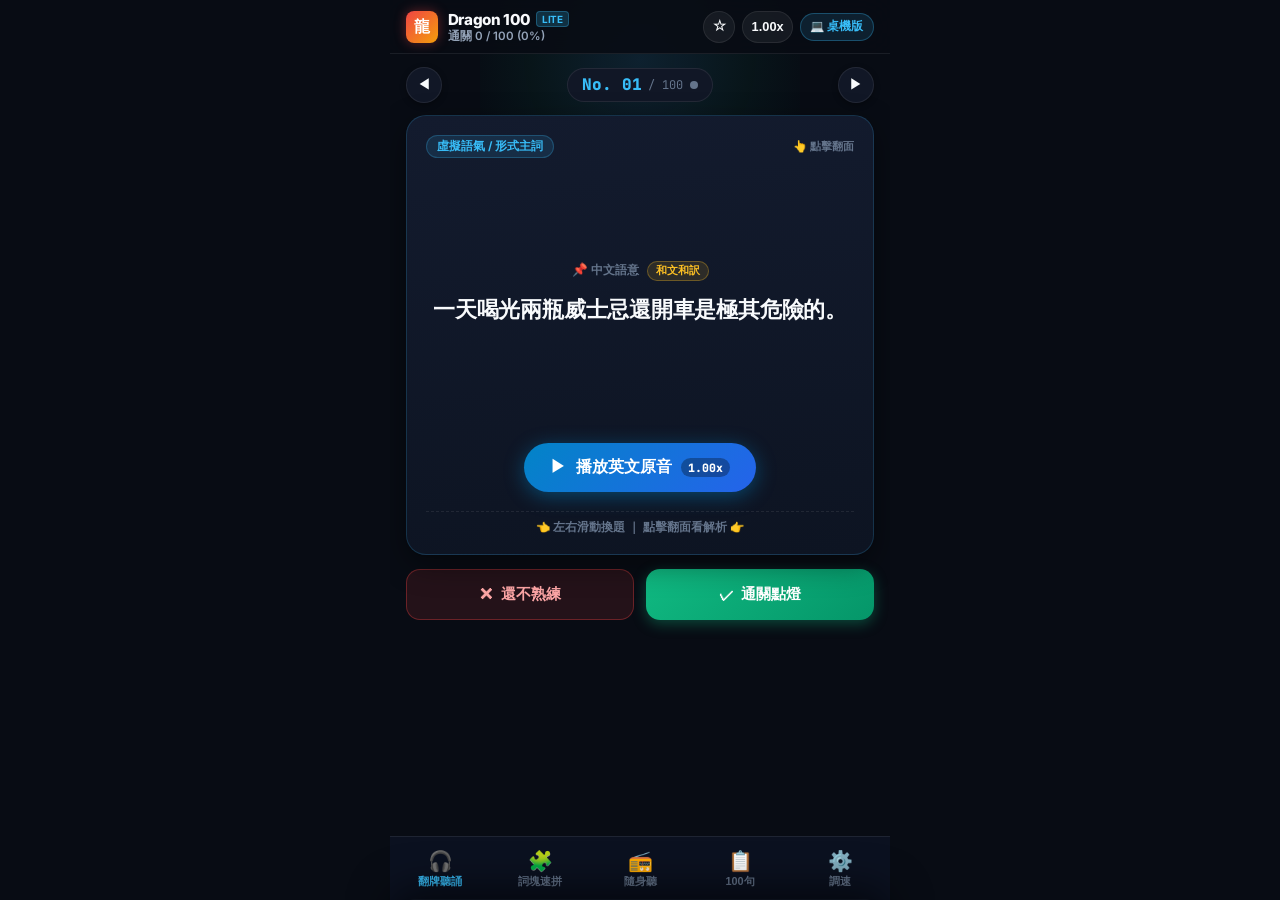
<file: mobile.html>
<!DOCTYPE html>
<html lang="zh-TW" data-theme="dark">
<head>
  <meta charset="UTF-8">
  <meta name="viewport" content="width=device-width, initial-scale=1.0, maximum-scale=1.0, user-scalable=no, viewport-fit=cover">
  <title>Dragon English 100 - 手機掌中極速版</title>
  <meta name="description" content="專為智慧型手機設計的 Dragon English 100 極簡掌中版。單手大拇指翻牌、詞塊速拼、隨身聽磨耳朵。">
  <meta name="theme-color" content="#080c14">
  <meta name="apple-mobile-web-app-capable" content="yes">
  <meta name="apple-mobile-web-app-status-bar-style" content="black-translucent">
  <link rel="icon" type="image/svg+xml" href="icon.svg">
  <link rel="apple-touch-icon" href="icon.svg">
  <link rel="manifest" href="manifest.json">
  <link rel="stylesheet" href="mobile.css?v=2.4">
  <link rel="preconnect" href="https://fonts.googleapis.com">
  <link rel="preconnect" href="https://fonts.gstatic.com" crossorigin>
  <link href="https://fonts.googleapis.com/css2?family=Inter:wght@400;500;600;700;800&family=JetBrains+Mono:wght@500;600;700;800&display=swap" rel="stylesheet">
</head>
<body>
  <div class="mobile-app-container">

    <!-- Top App Bar -->
    <header class="mobile-header">
      <div class="header-left">
        <div class="brand-logo">龍</div>
        <div class="header-info">
          <div class="header-title">Dragon 100 <span class="badge-lite">LITE</span></div>
          <div class="header-subtitle" id="top-progress-text">通關 0 / 100 (0%)</div>
        </div>
      </div>
      <div class="header-actions">
        <button class="btn-top-icon" id="btn-top-bookmark" title="收藏當前句子">☆</button>
        <button class="btn-top-icon" id="btn-top-speed" title="調整語速">
          <span id="top-speed-tag">1.00x</span>
        </button>
        <a href="index.html" class="btn-top-desktop" title="切換至桌機完整版">💻 桌機版</a>
      </div>
    </header>

    <!-- Main Content Views Container -->
    <main class="mobile-main">

      <!-- ============================================== -->
      <!-- VIEW 1: 翻牌盲聽卡 (FLASHCARD DECK)              -->
      <!-- ============================================== -->
      <section class="mobile-view active" id="view-flashcard">
        
        <!-- Sentence Navigator Bar -->
        <div class="card-nav-bar">
          <button class="btn-nav-arrow" id="btn-card-prev" title="上一句">◀</button>
          <div class="sentence-id-indicator" id="card-id-indicator">
            <span class="id-number" id="fc-current-id">No. 01</span>
            <span class="id-total">/ 100</span>
            <span class="id-status-dot" id="fc-status-dot"></span>
          </div>
          <button class="btn-nav-arrow" id="btn-card-next" title="下一句">▶</button>
        </div>

        <!-- 3D Flip Card Container -->
        <div class="flashcard-scene" id="flashcard-scene">
          <div class="flashcard-card" id="flashcard-card">
            
            <!-- Card Front (Prompt & Audio) -->
            <div class="card-face card-front">
              <div class="card-badge-row">
                <span class="card-badge" id="fc-category-badge">虛擬語氣 / 形式主詞</span>
                <span class="flip-hint-badge">👆 點擊翻面</span>
              </div>

              <div class="card-prompt-container">
                <div class="prompt-title-row">
                  <span class="prompt-flag">📌 中文語意</span>
                  <button class="btn-degrade-toggle" id="btn-fc-toggle-degrade">和文和訳</button>
                </div>
                <div class="prompt-text-main" id="fc-main-cn">
                  一天喝光兩瓶威士忌還開車是極其危險的。
                </div>
                <div class="prompt-text-degraded" id="fc-degraded-cn">
                  💡 和文和訳：如果喝了兩瓶威士忌又開車，那會非常危險。
                </div>
              </div>

              <!-- Big Touch Audio Play Button -->
              <div class="card-front-audio-center">
                <button class="btn-play-touch-hero" id="btn-fc-play-front">
                  <span class="play-icon">▶</span>
                  <span class="play-text">播放英文原音</span>
                  <span class="play-speed-pill" id="fc-front-speed-pill">1.00x</span>
                </button>
                <div class="audio-pulse-ring" id="audio-pulse-ring"></div>
              </div>

              <div class="card-front-footer-hint">
                <span>👈 左右滑動換題 ｜ 點擊翻面看解析 👉</span>
              </div>
            </div>

            <!-- Card Back (Standard English, Skeleton, 3 Substitution Examples) -->
            <div class="card-face card-back">
              <div class="card-badge-row">
                <span class="card-badge english-badge">✓ 英文標準句型</span>
                <button class="btn-mini-speak" id="btn-fc-play-back" title="朗讀英文標準句">
                  <span>🔊</span> 朗讀
                </button>
              </div>

              <div class="english-sentence-box" id="fc-back-en">
                It would be dangerous to drink two bottles of whiskey and drive a car.
              </div>

              <div class="skeleton-formula-pill" id="fc-back-skeleton">
                🏗️ It would be [Adj] to [Action 1] and [Action 2].
              </div>

              <!-- 3 Practical Examples Tabs -->
              <div class="mobile-examples-section">
                <div class="examples-tabs-bar" id="fc-example-tabs">
                  <button class="ex-tab-btn active" data-index="0">💼 職場</button>
                  <button class="ex-tab-btn" data-index="1">☕ 日常</button>
                  <button class="ex-tab-btn" data-index="2">💬 決策</button>
                </div>
                <div class="example-content-card">
                  <div class="ex-top-row">
                    <span class="ex-tag-badge" id="fc-ex-tag">💼 職場工作</span>
                    <button class="btn-mini-speak" id="btn-fc-speak-example" title="朗讀此例句">
                      <span>🔊</span> 聽此句
                    </button>
                  </div>
                  <div class="ex-en-text" id="fc-ex-en">
                    It would be unwise to deploy the code and leave the office immediately.
                  </div>
                  <div class="ex-cn-text" id="fc-ex-cn">
                    發布代碼後立刻離開辦公室是極不明智的。
                  </div>
                </div>
              </div>

              <div class="card-back-pitfall" id="fc-back-pitfall">
                ⚠️ 竹岡流提示：此句為設想情境而非陳述事實，用 would 委婉精準。
              </div>

              <div class="card-front-footer-hint">
                <span>👆 點擊卡片任何一處翻回正面</span>
              </div>
            </div>

          </div>
        </div>

        <!-- Mastery Bottom Thumb Actions -->
        <div class="thumb-action-bar">
          <button class="btn-thumb-action btn-thumb-review" id="btn-mark-review">
            <span>✕</span> 還不熟練
          </button>
          <button class="btn-thumb-action btn-thumb-master" id="btn-mark-master">
            <span>✓</span> 通關點燈
          </button>
        </div>

      </section>

      <!-- ============================================== -->
      <!-- VIEW 2: 詞塊速拼 (CHUNK TAP PUZZLE)              -->
      <!-- ============================================== -->
      <section class="mobile-view" id="view-puzzle">
        
        <div class="puzzle-header-card">
          <div class="puzzle-title-row">
            <span class="puzzle-id" id="puz-current-id">No. 01</span>
            <span class="puzzle-hint-tag">🧩 免打字！點擊詞塊排序組句</span>
            <button class="btn-mini-tool" id="btn-puz-audio-hint" title="聽發音提示">🔊</button>
          </div>
          <div class="puzzle-cn-prompt" id="puz-cn-prompt">
            一天喝光兩瓶威士忌還開車是極其危險的。
          </div>
        </div>

        <!-- Target Slotted Chunks Area -->
        <div class="puzzle-slot-container" id="puz-slot-container">
          <div class="slot-placeholder" id="puz-slot-placeholder">
            點擊下方詞塊放入此處...
          </div>
        </div>

        <!-- Feedback & Skeleton Hint Banner -->
        <div class="puzzle-feedback-banner" id="puz-feedback-banner">
          <div class="feedback-text" id="puz-feedback-text"></div>
        </div>

        <!-- Scrambled Available Chunks Bank -->
        <div class="puzzle-bank-label">選擇詞塊 (點擊放入上方)：</div>
        <div class="puzzle-chips-bank" id="puz-chips-bank">
          <!-- Chips injected by JavaScript -->
        </div>

        <!-- Puzzle Bottom Utility Bar -->
        <div class="puzzle-tools-bar">
          <button class="btn-puz-tool" id="btn-puz-reset">🔄 重設</button>
          <button class="btn-puz-tool" id="btn-puz-hint">👀 提示下個詞</button>
          <button class="btn-puz-tool primary" id="btn-puz-next">下一題 ▶</button>
        </div>

      </section>

      <!-- ============================================== -->
      <!-- VIEW 3: 隨身聽磨耳朵 (CONTINUOUS AUDIO PLAYER)    -->
      <!-- ============================================== -->
      <section class="mobile-view" id="view-player">
        
        <div class="player-container">
          
          <!-- Animated Disc / Visualizer Ring -->
          <div class="player-disc-wrapper">
            <div class="player-disc" id="player-disc">
              <div class="disc-groove"></div>
              <div class="disc-center">
                <span class="disc-num" id="player-disc-num">No.01</span>
                <span class="disc-tag">DRAGON</span>
              </div>
            </div>
            <div class="player-bars-wave" id="player-wave">
              <span class="bar"></span><span class="bar"></span><span class="bar"></span>
              <span class="bar"></span><span class="bar"></span><span class="bar"></span>
              <span class="bar"></span><span class="bar"></span><span class="bar"></span>
            </div>
          </div>

          <!-- Current Playing Info -->
          <div class="player-info-card">
            <div class="player-status-pill" id="player-status-pill">準備就緒</div>
            <div class="player-current-en" id="player-current-en">
              It would be dangerous to drink two bottles of whiskey and drive a car.
            </div>
            <div class="player-current-cn" id="player-current-cn">
              一天喝光兩瓶威士忌還開車是極其危險的。
            </div>
            <div class="player-current-skeleton" id="player-current-skeleton">
              It would be [Adj] to [Action 1] and [Action 2].
            </div>
          </div>

          <!-- Player Loop Settings -->
          <div class="player-mode-selector">
            <button class="player-mode-btn active" data-mode="all" id="btn-pm-all">
              🔁 100句連播
            </button>
            <button class="player-mode-btn" data-mode="star" id="btn-pm-star">
              ⭐ 僅播收藏句
            </button>
            <button class="player-mode-btn" data-mode="repeat-single" id="btn-pm-single">
              🔂 單句循環
            </button>
          </div>

          <!-- Player Controls Bar -->
          <div class="player-controls-row">
            <button class="btn-player-step" id="btn-player-prev" title="上一句">⏮️</button>
            <button class="btn-player-main-play" id="btn-player-toggle" title="播放/暫停">
              <span id="player-play-icon">▶</span>
            </button>
            <button class="btn-player-step" id="btn-player-next" title="下一句">⏭️</button>
          </div>

          <!-- Interval Gap Note -->
          <div class="player-hint-text">
            💡 聽誦節奏：先中文提示 ➔ 停頓 1.5 秒思維調動 ➔ 原音英文 ➔ 自動下一句
          </div>

        </div>

      </section>

      <!-- ============================================== -->
      <!-- VIEW 4: 句庫清單 (SENTENCE EXPLORER)             -->
      <!-- ============================================== -->
      <section class="mobile-view" id="view-list">
        
        <div class="list-search-container">
          <input 
            type="search" 
            class="list-search-input" 
            id="list-search-input" 
            placeholder="🔍 搜尋 100 句英文單字、中文或骨架..."
          >
          <div class="list-filter-chips">
            <button class="filter-chip active" data-filter="all">全部 (100)</button>
            <button class="filter-chip" data-filter="mastered">已點亮 🟩</button>
            <button class="filter-chip" data-filter="learning">待強化 ⚠️</button>
            <button class="filter-chip" data-filter="starred">已收藏 ★</button>
          </div>
        </div>

        <div class="mobile-sentences-scroll" id="mobile-sentences-list">
          <!-- Injected dynamically by JavaScript -->
        </div>

      </section>

    </main>

    <!-- ============================================== -->
    <!-- SPEED CONTROLLER BOTTOM SHEET (調速抽屜)        -->
    <!-- ============================================== -->
    <div class="sheet-backdrop" id="sheet-backdrop"></div>
    <div class="bottom-sheet" id="speed-sheet">
      <div class="sheet-drag-handle"></div>
      
      <div class="sheet-header">
        <div class="sheet-title"><span>⚙️</span> 播放語速微調</div>
        <button class="btn-sheet-close" id="btn-close-sheet">✕</button>
      </div>

      <div class="sheet-body">
        
        <!-- Big Number Display -->
        <div class="sheet-speed-huge" id="sheet-speed-num">1.00x</div>
        <div class="sheet-speed-desc" id="sheet-speed-desc">母語人士正常自然會話語速</div>

        <!-- Minus Slider Plus Stepper -->
        <div class="sheet-stepper-row">
          <button class="btn-stepper-circle" id="btn-sheet-minus" title="減慢 0.05x">－</button>
          <input 
            type="range" 
            class="sheet-range-slider" 
            id="sheet-speed-slider" 
            min="0.30" 
            max="2.00" 
            step="0.05" 
            value="1.00"
          >
          <button class="btn-stepper-circle" id="btn-sheet-plus" title="加快 0.05x">＋</button>
        </div>

        <!-- Preset Pills -->
        <div class="sheet-presets-label">快速選擇預設檔位</div>
        <div class="sheet-presets-grid" id="sheet-presets-grid">
          <!-- Injected by JavaScript -->
        </div>

        <!-- Voice Accent Selector -->
        <div class="sheet-presets-label" style="margin-top: 0.8rem;">🗣️ 英文發音口音偏好</div>
        <div class="sheet-voice-tabs" id="sheet-voice-accents">
          <button class="sheet-voice-tab active" data-lang="en-US">🇺🇸 美式英語</button>
          <button class="sheet-voice-tab" data-lang="en-GB">🇬🇧 英式英語</button>
          <button class="sheet-voice-tab" data-lang="en-AU">🇦🇺 澳洲英語</button>
        </div>
        <div class="sheet-voice-select-wrap">
          <select class="sheet-voice-select" id="sheet-voice-select" title="系統所有支援語音">
            <option value="">載入系統語音中...</option>
          </select>
        </div>

        <!-- Action Footer -->
        <div class="sheet-action-footer">
          <button class="btn-sheet-test" id="btn-sheet-test">
            <span>🔊</span> 試聽此速度
          </button>
          <button class="btn-sheet-apply" id="btn-sheet-apply">
            完成設定
          </button>
        </div>

      </div>
    </div>

    <!-- ============================================== -->
    <!-- FIXED BOTTOM NAVIGATION BAR (THUMB ZONE)       -->
    <!-- ============================================== -->
    <nav class="mobile-bottom-nav">
      <button class="bottom-nav-item active" data-view="flashcard">
        <span class="nav-icon">🎧</span>
        <span class="nav-label">翻牌聽誦</span>
      </button>
      <button class="bottom-nav-item" data-view="puzzle">
        <span class="nav-icon">🧩</span>
        <span class="nav-label">詞塊速拼</span>
      </button>
      <button class="bottom-nav-item" data-view="player">
        <span class="nav-icon">📻</span>
        <span class="nav-label">隨身聽</span>
      </button>
      <button class="bottom-nav-item" data-view="list">
        <span class="nav-icon">📋</span>
        <span class="nav-label">100句</span>
      </button>
      <button class="bottom-nav-item" id="btn-open-speed-sheet">
        <span class="nav-icon">⚙️</span>
        <span class="nav-label">調速</span>
      </button>
    </nav>

    <!-- Global Toast Container -->
    <div class="mobile-toast" id="mobile-toast"></div>

  </div>

  <!-- Scripts -->
  <script src="data.js?v=2.4"></script>
  <script src="examples.js?v=2.4"></script>
  <script src="mobile.js?v=2.4"></script>
</body>
</html>
</file>
<file: style.css>
/* ========================================================
   Dragon English 100 - 極限暗記暗誦學習系統
   ======================================================== */

:root {
  --font-sans: 'Inter', -apple-system, BlinkMacSystemFont, "Segoe UI", Roboto, "Helvetica Neue", "PingFang TC", "Microsoft JhengHei", sans-serif;
  --font-mono: 'JetBrains Mono', 'Fira Code', Menlo, Monaco, Consolas, "Courier New", monospace;

  /* Dark Theme (Default) */
  --bg-primary: #0b0f19;
  --bg-secondary: #111827;
  --bg-tertiary: #1f2937;
  --bg-card: rgba(17, 24, 39, 0.85);
  --bg-card-border: rgba(255, 255, 255, 0.08);

  --text-primary: #f3f4f6;
  --text-secondary: #9ca3af;
  --text-muted: #6b7280;

  --accent-dragon: #ef4444;       /* 龍櫻象徵赤紅 */
  --accent-dragon-glow: rgba(239, 68, 68, 0.25);
  --accent-gold: #f59e0b;         /* 解構金 */
  --accent-cyan: #06b6d4;         /* 跟讀藍 */
  --accent-emerald: #10b981;      /* 通關綠 */
  --accent-emerald-glow: rgba(16, 185, 129, 0.3);

  /* Status Colors for 10x10 Grid */
  --grid-unstarted: #1f2937;
  --grid-learning: #d97706;
  --grid-shadowed: #0284c7;
  --grid-mastered: #10b981;

  /* Diff Feedback Colors */
  --diff-correct-bg: rgba(16, 185, 129, 0.18);
  --diff-correct-text: #34d399;
  --diff-correct-border: #059669;

  --diff-wrong-bg: rgba(239, 68, 68, 0.18);
  --diff-wrong-text: #f87171;
  --diff-wrong-border: #dc2626;

  --diff-warn-bg: rgba(245, 158, 11, 0.18);
  --diff-warn-text: #fbbf24;
  --diff-warn-border: #d97706;

  --radius-sm: 6px;
  --radius-md: 10px;
  --radius-lg: 16px;
  --radius-full: 9999px;

  --shadow-sm: 0 1px 2px 0 rgba(0, 0, 0, 0.4);
  --shadow-md: 0 4px 6px -1px rgba(0, 0, 0, 0.5), 0 2px 4px -2px rgba(0, 0, 0, 0.5);
  --shadow-lg: 0 10px 25px -5px rgba(0, 0, 0, 0.6), 0 8px 10px -6px rgba(0, 0, 0, 0.6);
  --shadow-glow: 0 0 20px rgba(16, 185, 129, 0.25);
  --transition: all 0.2s cubic-bezier(0.4, 0, 0.2, 1);
}

[data-theme="light"] {
  --bg-primary: #f8fafc;
  --bg-secondary: #ffffff;
  --bg-tertiary: #f1f5f9;
  --bg-card: rgba(255, 255, 255, 0.95);
  --bg-card-border: rgba(0, 0, 0, 0.08);

  --text-primary: #0f172a;
  --text-secondary: #475569;
  --text-muted: #94a3b8;

  --grid-unstarted: #e2e8f0;
  --grid-learning: #f59e0b;
  --grid-shadowed: #0284c7;
  --grid-mastered: #10b981;

  --diff-correct-bg: #d1fae5;
  --diff-correct-text: #065f46;
  --diff-correct-border: #34d399;

  --diff-wrong-bg: #fee2e2;
  --diff-wrong-text: #991b1b;
  --diff-wrong-border: #f87171;

  --diff-warn-bg: #fef3c7;
  --diff-warn-text: #92400e;
  --diff-warn-border: #fcd34d;

  --shadow-sm: 0 1px 2px 0 rgba(0, 0, 0, 0.05);
  --shadow-md: 0 4px 6px -1px rgba(0, 0, 0, 0.1);
  --shadow-lg: 0 10px 25px -5px rgba(0, 0, 0, 0.1);
}

/* Base Styles */
* {
  box-sizing: border-box;
  margin: 0;
  padding: 0;
}

body {
  font-family: var(--font-sans);
  background-color: var(--bg-primary);
  color: var(--text-primary);
  line-height: 1.6;
  min-height: 100vh;
  display: flex;
  flex-direction: column;
  transition: background-color 0.3s ease, color 0.3s ease;
  overflow-x: hidden;
}

/* Background gradient effect */
.bg-ambient {
  position: fixed;
  top: 0;
  left: 0;
  width: 100vw;
  height: 100vh;
  background: 
    radial-gradient(circle at 10% 10%, rgba(239, 68, 68, 0.05) 0%, transparent 40%),
    radial-gradient(circle at 90% 90%, rgba(16, 185, 129, 0.05) 0%, transparent 40%);
  pointer-events: none;
  z-index: 0;
}

/* Header & Navbar */
header {
  position: sticky;
  top: 0;
  z-index: 50;
  background-color: var(--bg-card);
  backdrop-filter: blur(12px);
  border-bottom: 1px solid var(--bg-card-border);
}

.header-container {
  max-width: 1400px;
  margin: 0 auto;
  padding: 0.8rem 1.5rem;
  display: flex;
  align-items: center;
  justify-content: space-between;
  gap: 1rem;
}

.brand {
  display: flex;
  align-items: center;
  gap: 0.75rem;
  cursor: pointer;
  text-decoration: none;
  color: inherit;
}

.brand-icon {
  width: 38px;
  height: 38px;
  background: linear-gradient(135deg, #ef4444, #dc2626);
  border-radius: var(--radius-md);
  display: flex;
  align-items: center;
  justify-content: center;
  color: #fff;
  font-weight: 800;
  font-size: 1.2rem;
  box-shadow: 0 0 15px var(--accent-dragon-glow);
}

.brand-titles {
  display: flex;
  flex-direction: column;
}

.brand-main {
  font-size: 1.15rem;
  font-weight: 800;
  letter-spacing: -0.02em;
  display: flex;
  align-items: center;
  gap: 0.5rem;
}

.brand-badge {
  font-size: 0.68rem;
  font-weight: 600;
  padding: 2px 7px;
  background-color: rgba(239, 68, 68, 0.15);
  color: #ef4444;
  border: 1px solid rgba(239, 68, 68, 0.3);
  border-radius: var(--radius-full);
}

.brand-sub {
  font-size: 0.72rem;
  color: var(--text-muted);
}

/* Nav Tabs */
nav.nav-tabs {
  display: flex;
  gap: 0.25rem;
  background: var(--bg-secondary);
  padding: 4px;
  border-radius: var(--radius-md);
  border: 1px solid var(--bg-card-border);
}

.nav-tab-btn {
  background: transparent;
  border: none;
  padding: 0.45rem 0.9rem;
  font-size: 0.85rem;
  font-weight: 600;
  color: var(--text-secondary);
  border-radius: var(--radius-sm);
  cursor: pointer;
  transition: var(--transition);
  display: flex;
  align-items: center;
  gap: 0.4rem;
}

.nav-tab-btn:hover {
  color: var(--text-primary);
  background: var(--bg-tertiary);
}

.nav-tab-btn.active {
  color: #ffffff;
  background: linear-gradient(135deg, #ef4444, #b91c1c);
  box-shadow: 0 2px 8px var(--accent-dragon-glow);
}

/* Header Utilities */
.header-actions {
  display: flex;
  align-items: center;
  gap: 0.5rem;
}

.btn-icon {
  background: var(--bg-secondary);
  border: 1px solid var(--bg-card-border);
  color: var(--text-secondary);
  width: 36px;
  height: 36px;
  border-radius: var(--radius-md);
  display: inline-flex;
  align-items: center;
  justify-content: center;
  cursor: pointer;
  transition: var(--transition);
  font-size: 1rem;
}

.btn-icon:hover {
  color: var(--text-primary);
  border-color: var(--text-muted);
}

.header-stats-pill {
  display: flex;
  align-items: center;
  gap: 0.5rem;
  background: var(--bg-secondary);
  border: 1px solid var(--bg-card-border);
  padding: 0.35rem 0.8rem;
  border-radius: var(--radius-full);
  font-size: 0.8rem;
  font-weight: 600;
}

.stat-green-dot {
  width: 9px;
  height: 9px;
  border-radius: 50%;
  background-color: var(--accent-emerald);
  box-shadow: 0 0 8px var(--accent-emerald);
}

/* Main Container */
main {
  position: relative;
  z-index: 1;
  max-width: 1400px;
  margin: 0 auto;
  padding: 1.5rem;
  width: 100%;
  flex: 1;
}

/* View Sections */
.view-section {
  display: none;
  animation: fadeIn 0.25s ease-in-out;
}

.view-section.active {
  display: block;
}

@keyframes fadeIn {
  from { opacity: 0; transform: translateY(6px); }
  to { opacity: 1; transform: translateY(0); }
}

/* ========================================================
   STUDY VIEW (FOUR-STEP WORKSPACE)
   ======================================================== */

.study-layout {
  display: grid;
  grid-template-columns: 340px 1fr;
  gap: 1.5rem;
  align-items: start;
}

/* Sidebar: Quick Navigation & Mini Grid */
.study-sidebar {
  background: var(--bg-secondary);
  border: 1px solid var(--bg-card-border);
  border-radius: var(--radius-lg);
  padding: 1.25rem;
  position: sticky;
  top: 5rem;
  box-shadow: var(--shadow-sm);
  display: flex;
  flex-direction: column;
  gap: 1.25rem;
}

.sidebar-header {
  display: flex;
  align-items: center;
  justify-content: space-between;
}

.sidebar-title {
  font-size: 0.95rem;
  font-weight: 700;
  display: flex;
  align-items: center;
  gap: 0.5rem;
}

.mini-grid {
  display: grid;
  grid-template-columns: repeat(10, 1fr);
  gap: 4px;
}

.grid-cell {
  aspect-ratio: 1;
  border-radius: 3px;
  background-color: var(--grid-unstarted);
  border: 1px solid rgba(255, 255, 255, 0.05);
  display: flex;
  align-items: center;
  justify-content: center;
  font-size: 0.65rem;
  font-family: var(--font-mono);
  font-weight: 600;
  color: var(--text-muted);
  cursor: pointer;
  transition: transform 0.15s ease, background-color 0.2s ease, box-shadow 0.2s ease;
  user-select: none;
}

.grid-cell:hover {
  transform: scale(1.15);
  z-index: 5;
  border-color: rgba(255, 255, 255, 0.3);
}

.grid-cell.active-item {
  box-shadow: 0 0 0 2px #ef4444, 0 0 10px rgba(239, 68, 68, 0.6);
  z-index: 6;
  color: #fff;
}

.grid-cell.status-learning {
  background-color: var(--grid-learning);
  color: #fff;
}

.grid-cell.status-shadowed {
  background-color: var(--grid-shadowed);
  color: #fff;
}

.grid-cell.status-mastered {
  background-color: var(--grid-mastered);
  color: #fff;
  box-shadow: 0 0 6px rgba(16, 185, 129, 0.4);
}

/* Grid Legend */
.grid-legend {
  display: flex;
  flex-wrap: wrap;
  gap: 0.5rem 0.8rem;
  font-size: 0.72rem;
  color: var(--text-secondary);
}

.legend-item {
  display: flex;
  align-items: center;
  gap: 0.35rem;
}

.legend-dot {
  width: 8px;
  height: 8px;
  border-radius: 2px;
}

/* Category Filter & Quick List */
.sidebar-list-container {
  display: flex;
  flex-direction: column;
  gap: 0.5rem;
  max-height: 280px;
  overflow-y: auto;
  padding-right: 4px;
}

.sidebar-sentence-btn {
  background: var(--bg-tertiary);
  border: 1px solid var(--bg-card-border);
  border-radius: var(--radius-sm);
  padding: 0.5rem 0.75rem;
  text-align: left;
  cursor: pointer;
  display: flex;
  align-items: center;
  gap: 0.6rem;
  font-size: 0.8rem;
  color: var(--text-secondary);
  transition: var(--transition);
}

.sidebar-sentence-btn:hover {
  background: var(--bg-primary);
  color: var(--text-primary);
}

.sidebar-sentence-btn.active {
  background: rgba(239, 68, 68, 0.12);
  border-color: #ef4444;
  color: #ef4444;
  font-weight: 700;
}

.sidebar-sentence-num {
  font-family: var(--font-mono);
  font-weight: 700;
  font-size: 0.75rem;
  background: rgba(255, 255, 255, 0.08);
  padding: 2px 5px;
  border-radius: 4px;
}

.sidebar-sentence-text {
  white-space: nowrap;
  overflow: hidden;
  text-overflow: ellipsis;
  flex: 1;
}

/* Study Card Main Panel */
.study-card-panel {
  background: var(--bg-secondary);
  border: 1px solid var(--bg-card-border);
  border-radius: var(--radius-lg);
  box-shadow: var(--shadow-md);
  overflow: hidden;
  display: flex;
  flex-direction: column;
}

/* Study Card Header */
.card-header-bar {
  padding: 1.25rem 1.75rem;
  background: var(--bg-card);
  border-bottom: 1px solid var(--bg-card-border);
  display: flex;
  align-items: center;
  justify-content: space-between;
  flex-wrap: wrap;
  gap: 1rem;
}

.card-index-title {
  display: flex;
  align-items: center;
  gap: 0.8rem;
}

.card-number-badge {
  font-family: var(--font-mono);
  font-size: 1.1rem;
  font-weight: 800;
  padding: 0.25rem 0.8rem;
  background: linear-gradient(135deg, #ef4444, #991b1b);
  color: #ffffff;
  border-radius: var(--radius-md);
  box-shadow: 0 2px 8px var(--accent-dragon-glow);
}

.card-category-tag {
  font-size: 0.8rem;
  font-weight: 600;
  color: var(--accent-gold);
  background: rgba(245, 158, 11, 0.12);
  padding: 0.25rem 0.65rem;
  border-radius: var(--radius-full);
  border: 1px solid rgba(245, 158, 11, 0.25);
}

.card-nav-controls {
  display: flex;
  align-items: center;
  gap: 0.5rem;
}

.btn-pill {
  display: inline-flex;
  align-items: center;
  gap: 0.4rem;
  padding: 0.45rem 0.9rem;
  border-radius: var(--radius-md);
  font-size: 0.85rem;
  font-weight: 600;
  cursor: pointer;
  border: 1px solid var(--bg-card-border);
  background: var(--bg-tertiary);
  color: var(--text-primary);
  transition: var(--transition);
}

.btn-pill:hover {
  background: var(--bg-primary);
  border-color: var(--text-muted);
}

.btn-bookmark.active {
  color: #f59e0b;
  border-color: #f59e0b;
  background: rgba(245, 158, 11, 0.12);
}

/* Four-Step Navigation Tabs */
.step-tabs-container {
  display: grid;
  grid-template-columns: repeat(4, 1fr);
  background: var(--bg-primary);
  border-bottom: 1px solid var(--bg-card-border);
}

.step-tab {
  padding: 0.9rem 0.5rem;
  text-align: center;
  cursor: pointer;
  background: transparent;
  border: none;
  border-bottom: 3px solid transparent;
  display: flex;
  flex-direction: column;
  align-items: center;
  gap: 0.2rem;
  color: var(--text-muted);
  transition: var(--transition);
}

.step-tab:hover {
  color: var(--text-primary);
  background: rgba(255, 255, 255, 0.02);
}

.step-tab.active {
  color: var(--text-primary);
  border-bottom-color: #ef4444;
  background: var(--bg-secondary);
}

.step-tab-num {
  font-size: 0.68rem;
  font-family: var(--font-mono);
  font-weight: 700;
  text-transform: uppercase;
  letter-spacing: 0.05em;
}

.step-tab-title {
  font-size: 0.9rem;
  font-weight: 700;
}

/* Prompt Banner: The Chinese Sentence Display */
.chinese-prompt-banner {
  padding: 1.5rem 1.75rem;
  background: linear-gradient(180deg, rgba(31, 41, 55, 0.4), transparent);
  border-bottom: 1px dashed var(--bg-card-border);
  display: flex;
  flex-direction: column;
  gap: 0.6rem;
}

.prompt-label-row {
  display: flex;
  align-items: center;
  justify-content: space-between;
}

.prompt-label {
  font-size: 0.75rem;
  font-weight: 700;
  text-transform: uppercase;
  letter-spacing: 0.05em;
  color: var(--text-muted);
}

.btn-toggle-simplified {
  background: transparent;
  border: 1px solid var(--bg-card-border);
  color: var(--accent-gold);
  font-size: 0.75rem;
  padding: 2px 8px;
  border-radius: var(--radius-sm);
  cursor: pointer;
  transition: var(--transition);
}

.btn-toggle-simplified:hover {
  background: rgba(245, 158, 11, 0.1);
}

.main-cn-text {
  font-size: 1.35rem;
  font-weight: 700;
  color: var(--text-primary);
  line-height: 1.5;
}

.simplified-cn-text {
  font-size: 0.95rem;
  color: var(--accent-gold);
  background: rgba(245, 158, 11, 0.08);
  border-left: 3px solid var(--accent-gold);
  padding: 0.5rem 0.8rem;
  border-radius: 0 var(--radius-sm) var(--radius-sm) 0;
  display: none;
}

.simplified-cn-text.show {
  display: block;
}

/* Step Content Bodies */
.step-content-body {
  padding: 1.75rem;
  min-height: 380px;
  display: none;
}

.step-content-body.active {
  display: block;
  animation: fadeIn 0.2s ease-in-out;
}

/* ----------------------------------------------------
   STEP 1: 概念解構
   ---------------------------------------------------- */
.deconstruct-grid {
  display: flex;
  flex-direction: column;
  gap: 1.25rem;
}

.deconstruct-block {
  background: var(--bg-primary);
  border: 1px solid var(--bg-card-border);
  border-radius: var(--radius-md);
  padding: 1.25rem;
}

.block-title {
  font-size: 0.85rem;
  font-weight: 700;
  color: var(--text-secondary);
  margin-bottom: 0.6rem;
  display: flex;
  align-items: center;
  gap: 0.4rem;
}

.english-sentence-preview {
  font-size: 1.25rem;
  font-weight: 600;
  color: #60a5fa;
  font-family: var(--font-mono);
  line-height: 1.6;
  margin-bottom: 0.5rem;
}

.syntax-skeleton-tag {
  display: inline-block;
  background: rgba(16, 185, 129, 0.12);
  color: #34d399;
  border: 1px solid rgba(16, 185, 129, 0.3);
  font-family: var(--font-mono);
  font-size: 0.88rem;
  padding: 0.4rem 0.8rem;
  border-radius: var(--radius-sm);
  margin-top: 0.5rem;
}

.grammar-explanation-text {
  font-size: 0.95rem;
  color: var(--text-primary);
  line-height: 1.7;
}

.pitfall-alert-box {
  background: rgba(239, 68, 68, 0.08);
  border-left: 4px solid #ef4444;
  padding: 1rem 1.25rem;
  border-radius: 0 var(--radius-md) var(--radius-md) 0;
}

.pitfall-title {
  color: #ef4444;
  font-weight: 700;
  font-size: 0.9rem;
  margin-bottom: 0.35rem;
  display: flex;
  align-items: center;
  gap: 0.4rem;
}

.pitfall-body {
  font-size: 0.88rem;
  color: var(--text-secondary);
  line-height: 1.6;
}

/* ----------------------------------------------------
   STEP 2: 影子跟讀
   ---------------------------------------------------- */
.shadowing-container {
  display: flex;
  flex-direction: column;
  gap: 1.5rem;
  align-items: center;
  text-align: center;
}

.shadowing-card {
  width: 100%;
  background: var(--bg-primary);
  border: 1px solid var(--bg-card-border);
  border-radius: var(--radius-lg);
  padding: 2rem 1.5rem;
  display: flex;
  flex-direction: column;
  gap: 1.2rem;
  align-items: center;
}

.shadowing-en-text {
  font-size: 1.5rem;
  font-weight: 700;
  line-height: 1.6;
  color: var(--text-primary);
  font-family: var(--font-sans);
  max-width: 800px;
}

.shadowing-en-text span.stress-word {
  color: #38bdf8;
  text-decoration: underline;
  text-decoration-thickness: 2px;
  text-underline-offset: 4px;
}

/* Audio Waveform visualization simulator */
.audio-waveform {
  display: flex;
  align-items: center;
  justify-content: center;
  gap: 4px;
  height: 36px;
  margin: 0.5rem 0;
}

.wave-bar {
  width: 4px;
  height: 8px;
  background-color: var(--accent-cyan);
  border-radius: 2px;
  transition: height 0.15s ease;
}

.audio-waveform.playing .wave-bar {
  animation: soundWave 0.6s infinite ease-in-out alternate;
}

.audio-waveform.playing .wave-bar:nth-child(2n) { animation-delay: 0.1s; }
.audio-waveform.playing .wave-bar:nth-child(3n) { animation-delay: 0.2s; }
.audio-waveform.playing .wave-bar:nth-child(4n) { animation-delay: 0.3s; }
.audio-waveform.playing .wave-bar:nth-child(5n) { animation-delay: 0.4s; }

@keyframes soundWave {
  0% { height: 6px; }
  100% { height: 32px; }
}

.audio-controls-row {
  display: flex;
  align-items: center;
  justify-content: center;
  flex-wrap: wrap;
  gap: 1rem;
  width: 100%;
}

.btn-play-large {
  padding: 0.75rem 1.75rem;
  font-size: 1.05rem;
  font-weight: 700;
  border-radius: var(--radius-full);
  background: linear-gradient(135deg, #0284c7, #0369a1);
  color: #fff;
  border: none;
  cursor: pointer;
  display: inline-flex;
  align-items: center;
  gap: 0.6rem;
  box-shadow: 0 4px 15px rgba(2, 132, 199, 0.4);
  transition: var(--transition);
}

.btn-play-large:hover {
  transform: translateY(-1px);
  box-shadow: 0 6px 20px rgba(2, 132, 199, 0.5);
}

.btn-play-half {
  padding: 0.72rem 1.4rem;
  font-size: 0.95rem;
  font-weight: 700;
  border-radius: var(--radius-full);
  background: rgba(2, 132, 199, 0.15);
  color: #38bdf8;
  border: 1.5px solid #0284c7;
  cursor: pointer;
  display: inline-flex;
  align-items: center;
  gap: 0.5rem;
  transition: var(--transition);
}

.btn-play-half:hover {
  background: rgba(2, 132, 199, 0.28);
  transform: translateY(-1px);
  box-shadow: 0 4px 15px rgba(2, 132, 199, 0.35);
  color: #ffffff;
}

.btn-tune-speed {
  padding: 0.68rem 1.1rem;
  font-size: 0.88rem;
  font-weight: 700;
  border-radius: var(--radius-full);
  background: rgba(255, 255, 255, 0.06);
  color: var(--text-primary);
  border: 1px solid var(--bg-card-border);
  cursor: pointer;
  display: inline-flex;
  align-items: center;
  gap: 0.45rem;
  transition: var(--transition);
}

.btn-tune-speed:hover {
  background: rgba(255, 255, 255, 0.14);
  border-color: #38bdf8;
  color: #38bdf8;
  transform: translateY(-1px);
}

.audio-settings-group {
  display: flex;
  align-items: center;
  gap: 0.5rem;
  background: var(--bg-secondary);
  padding: 4px 8px;
  border-radius: var(--radius-md);
  border: 1px solid var(--bg-card-border);
  font-size: 0.8rem;
}

.select-rate, .select-voice {
  background: transparent;
  border: none;
  color: var(--text-primary);
  font-size: 0.8rem;
  font-weight: 600;
  cursor: pointer;
  outline: none;
}

.select-rate option, .select-voice option {
  background: var(--bg-secondary);
  color: var(--text-primary);
}

.shadowing-loop-badge {
  font-size: 0.85rem;
  color: var(--text-secondary);
  display: flex;
  align-items: center;
  gap: 0.5rem;
}

.btn-shadow-complete {
  background: linear-gradient(135deg, #10b981, #059669);
  color: #fff;
  border: none;
  padding: 0.7rem 1.5rem;
  border-radius: var(--radius-md);
  font-weight: 700;
  font-size: 0.95rem;
  cursor: pointer;
  display: inline-flex;
  align-items: center;
  gap: 0.5rem;
  box-shadow: 0 2px 10px rgba(16, 185, 129, 0.3);
  transition: var(--transition);
}

.btn-shadow-complete:hover {
  transform: translateY(-1px);
}

/* ----------------------------------------------------
   STEP 3: 極限盲測默寫 (Blind Recall Engine)
   ---------------------------------------------------- */
.blind-recall-box {
  display: flex;
  flex-direction: column;
  gap: 1.25rem;
}

/* Countdown & Stress bar */
.countdown-bar-container {
  display: flex;
  align-items: center;
  justify-content: space-between;
  background: var(--bg-primary);
  border: 1px solid var(--bg-card-border);
  padding: 0.6rem 1rem;
  border-radius: var(--radius-md);
}

.countdown-timer {
  display: flex;
  align-items: center;
  gap: 0.6rem;
  font-family: var(--font-mono);
  font-weight: 700;
  font-size: 0.95rem;
}

.timer-number {
  font-size: 1.25rem;
  color: #ef4444;
  min-width: 28px;
  display: inline-block;
  text-align: center;
}

.recall-options-row {
  display: flex;
  align-items: center;
  gap: 1rem;
  font-size: 0.8rem;
  color: var(--text-secondary);
}

.checkbox-label {
  display: flex;
  align-items: center;
  gap: 0.35rem;
  cursor: pointer;
  user-select: none;
}

/* Terminal Typing Area */
.terminal-input-container {
  background: #060911;
  border: 2px solid #1f2937;
  border-radius: var(--radius-lg);
  padding: 1.25rem;
  position: relative;
  box-shadow: inset 0 2px 10px rgba(0, 0, 0, 0.7);
  transition: border-color 0.2s ease;
}

.terminal-input-container:focus-within {
  border-color: #ef4444;
  box-shadow: inset 0 2px 10px rgba(0, 0, 0, 0.7), 0 0 15px rgba(239, 68, 68, 0.2);
}

.terminal-header {
  display: flex;
  align-items: center;
  justify-content: space-between;
  margin-bottom: 0.75rem;
  padding-bottom: 0.5rem;
  border-bottom: 1px solid rgba(255, 255, 255, 0.06);
}

.terminal-dots {
  display: flex;
  gap: 6px;
}

.dot {
  width: 10px;
  height: 10px;
  border-radius: 50%;
}
.dot-red { background-color: #ef4444; }
.dot-yellow { background-color: #f59e0b; }
.dot-green { background-color: #10b981; }

.terminal-title {
  font-family: var(--font-mono);
  font-size: 0.72rem;
  color: #6b7280;
  text-transform: uppercase;
  letter-spacing: 0.05em;
}

.typing-textarea {
  width: 100%;
  min-height: 100px;
  background: transparent;
  border: none;
  color: #f3f4f6;
  font-family: var(--font-mono);
  font-size: 1.2rem;
  line-height: 1.6;
  outline: none;
  resize: vertical;
}

.typing-textarea::placeholder {
  color: #4b5563;
  font-style: italic;
  font-size: 1rem;
}

.terminal-actions-bar {
  display: flex;
  align-items: center;
  justify-content: space-between;
  margin-top: 0.75rem;
  flex-wrap: wrap;
  gap: 0.75rem;
}

.shortcuts-hint {
  font-size: 0.75rem;
  color: #6b7280;
  font-family: var(--font-mono);
}

.btn-peek-hint {
  background: rgba(255, 255, 255, 0.05);
  border: 1px solid rgba(255, 255, 255, 0.1);
  color: var(--text-secondary);
  font-size: 0.8rem;
  padding: 0.35rem 0.8rem;
  border-radius: var(--radius-sm);
  cursor: pointer;
}

.btn-peek-hint:hover {
  background: rgba(255, 255, 255, 0.1);
  color: #fff;
}

.btn-submit-recall {
  background: linear-gradient(135deg, #ef4444, #dc2626);
  color: #fff;
  border: none;
  padding: 0.65rem 1.5rem;
  border-radius: var(--radius-md);
  font-weight: 700;
  font-size: 0.95rem;
  cursor: pointer;
  display: inline-flex;
  align-items: center;
  gap: 0.5rem;
  box-shadow: 0 4px 12px var(--accent-dragon-glow);
  transition: var(--transition);
}

.btn-submit-recall:hover {
  transform: translateY(-1px);
}

/* Diff Feedback Result Box */
.diff-result-panel {
  display: none;
  background: var(--bg-primary);
  border: 1px solid var(--bg-card-border);
  border-radius: var(--radius-md);
  padding: 1.25rem;
  animation: fadeIn 0.2s ease-in-out;
}

.diff-result-panel.show {
  display: block;
}

.diff-header {
  display: flex;
  align-items: center;
  justify-content: space-between;
  margin-bottom: 0.75rem;
}

.diff-status-badge {
  font-size: 0.85rem;
  font-weight: 700;
  padding: 0.25rem 0.8rem;
  border-radius: var(--radius-full);
  display: inline-flex;
  align-items: center;
  gap: 0.4rem;
}

.diff-status-badge.perfect {
  background: rgba(16, 185, 129, 0.15);
  color: #10b981;
  border: 1px solid rgba(16, 185, 129, 0.3);
}

.diff-status-badge.has-error {
  background: rgba(239, 68, 68, 0.15);
  color: #ef4444;
  border: 1px solid rgba(239, 68, 68, 0.3);
}

.diff-tokens-wrapper {
  font-family: var(--font-mono);
  font-size: 1.15rem;
  line-height: 2;
  margin-bottom: 1rem;
  padding: 0.75rem;
  background: var(--bg-secondary);
  border-radius: var(--radius-sm);
  border: 1px solid var(--bg-card-border);
  word-break: break-word;
}

.diff-token {
  display: inline-block;
  padding: 2px 6px;
  border-radius: 4px;
  margin: 2px;
  font-weight: 500;
}

.diff-token.correct {
  background: var(--diff-correct-bg);
  color: var(--diff-correct-text);
  border: 1px solid var(--diff-correct-border);
}

.diff-token.wrong {
  background: var(--diff-wrong-bg);
  color: var(--diff-wrong-text);
  border: 1px solid var(--diff-wrong-border);
  text-decoration: line-through;
}

.diff-token.missing {
  background: rgba(239, 68, 68, 0.1);
  color: #f87171;
  border: 1px dashed #ef4444;
}

.diff-token.warning {
  background: var(--diff-warn-bg);
  color: var(--diff-warn-text);
  border: 1px solid var(--diff-warn-border);
}

.standard-solution-row {
  margin-top: 0.75rem;
  font-size: 0.9rem;
  color: var(--text-secondary);
}

.standard-solution-text {
  font-family: var(--font-mono);
  color: #38bdf8;
  font-weight: 600;
  margin-top: 0.2rem;
  font-size: 1.05rem;
}

/* ----------------------------------------------------
   STEP 4: 骨架替換沙盒 (Slot-Filling Sandbox)
   ---------------------------------------------------- */
.slot-sandbox-grid {
  display: flex;
  flex-direction: column;
  gap: 1.25rem;
}

.slot-pattern-box {
  background: var(--bg-primary);
  border: 1px solid var(--bg-card-border);
  border-radius: var(--radius-md);
  padding: 1.25rem;
}

.slot-formula {
  font-family: var(--font-mono);
  font-size: 1.1rem;
  color: #34d399;
  background: rgba(16, 185, 129, 0.08);
  border: 1px solid rgba(16, 185, 129, 0.25);
  padding: 0.75rem 1rem;
  border-radius: var(--radius-sm);
  margin-top: 0.5rem;
}

.demo-substitution-box {
  background: var(--bg-primary);
  border: 1px solid var(--bg-card-border);
  border-radius: var(--radius-md);
  padding: 1.25rem;
  border-left: 4px solid var(--accent-gold);
}

.slot-examples-list {
  display: flex;
  flex-direction: column;
  gap: 0.85rem;
}

.slot-example-card {
  background: var(--bg-secondary);
  border: 1px solid var(--bg-card-border);
  border-radius: var(--radius-md);
  padding: 1rem 1.25rem;
  display: flex;
  flex-direction: column;
  gap: 0.4rem;
  transition: var(--transition);
}

.slot-example-card:hover {
  border-color: rgba(56, 189, 248, 0.4);
  transform: translateX(3px);
  box-shadow: 0 4px 12px rgba(0, 0, 0, 0.2);
}

.slot-example-top {
  display: flex;
  align-items: center;
  justify-content: space-between;
}

.slot-context-badge {
  font-size: 0.75rem;
  font-weight: 700;
  padding: 2px 8px;
  border-radius: var(--radius-sm);
  background: rgba(245, 158, 11, 0.12);
  color: #fbbf24;
  border: 1px solid rgba(245, 158, 11, 0.25);
  display: inline-flex;
  align-items: center;
  gap: 0.3rem;
}

.btn-speak-example {
  background: rgba(56, 189, 248, 0.12);
  border: 1px solid rgba(56, 189, 248, 0.3);
  color: #38bdf8;
  padding: 0.3rem 0.75rem;
  border-radius: var(--radius-full);
  font-size: 0.8rem;
  font-weight: 600;
  cursor: pointer;
  display: inline-flex;
  align-items: center;
  gap: 0.4rem;
  transition: var(--transition);
}

.btn-speak-example:hover {
  background: #0284c7;
  color: #ffffff;
  border-color: #0284c7;
  transform: scale(1.04);
}

.slot-example-en {
  font-family: var(--font-mono);
  font-size: 1.05rem;
  font-weight: 600;
  color: var(--text-primary);
  line-height: 1.5;
  margin-top: 0.2rem;
}

.slot-example-cn {
  font-size: 0.9rem;
  color: var(--text-secondary);
  line-height: 1.5;
}

.user-slot-custom-card {
  background: var(--bg-primary);
  border: 1px solid var(--bg-card-border);
  border-radius: var(--radius-md);
  padding: 1.25rem;
  display: flex;
  flex-direction: column;
  gap: 0.75rem;
}

.user-slot-input {
  width: 100%;
  padding: 0.75rem 1rem;
  background: var(--bg-secondary);
  border: 1px solid var(--bg-card-border);
  border-radius: var(--radius-sm);
  color: var(--text-primary);
  font-family: var(--font-mono);
  font-size: 1rem;
  outline: none;
}

.user-slot-input:focus {
  border-color: #10b981;
}

.user-slot-cn-input {
  width: 100%;
  padding: 0.6rem 1rem;
  background: var(--bg-secondary);
  border: 1px solid var(--bg-card-border);
  border-radius: var(--radius-sm);
  color: var(--text-secondary);
  font-size: 0.9rem;
  outline: none;
}

.btn-save-slot {
  align-self: flex-start;
  background: linear-gradient(135deg, #10b981, #059669);
  color: #fff;
  border: none;
  padding: 0.6rem 1.25rem;
  border-radius: var(--radius-sm);
  font-weight: 600;
  cursor: pointer;
  transition: var(--transition);
}

.btn-save-slot:hover {
  transform: translateY(-1px);
}

/* Card Bottom Navigation Footer */
.card-bottom-footer {
  padding: 1rem 1.75rem;
  background: var(--bg-card);
  border-top: 1px solid var(--bg-card-border);
  display: flex;
  align-items: center;
  justify-content: space-between;
}

/* ========================================================
   GRID WALL VIEW (10x10 全綠通關牆)
   ======================================================== */
.grid-view-container {
  display: flex;
  flex-direction: column;
  gap: 1.5rem;
}

.grid-view-header {
  background: var(--bg-secondary);
  border: 1px solid var(--bg-card-border);
  border-radius: var(--radius-lg);
  padding: 1.5rem 2rem;
  display: flex;
  align-items: center;
  justify-content: space-between;
  flex-wrap: wrap;
  gap: 1.5rem;
}

.grid-stats-cards {
  display: flex;
  gap: 1.25rem;
  flex-wrap: wrap;
}

.stat-card {
  background: var(--bg-tertiary);
  border: 1px solid var(--bg-card-border);
  border-radius: var(--radius-md);
  padding: 0.75rem 1.25rem;
  min-width: 120px;
}

.stat-number {
  font-size: 1.75rem;
  font-weight: 800;
  font-family: var(--font-mono);
  line-height: 1.2;
}

.stat-title {
  font-size: 0.75rem;
  color: var(--text-muted);
  font-weight: 600;
  text-transform: uppercase;
}

.grid-filter-bar {
  display: flex;
  gap: 0.5rem;
  flex-wrap: wrap;
}

.btn-filter-tag {
  background: var(--bg-secondary);
  border: 1px solid var(--bg-card-border);
  color: var(--text-secondary);
  padding: 0.4rem 0.8rem;
  border-radius: var(--radius-full);
  font-size: 0.82rem;
  font-weight: 600;
  cursor: pointer;
  transition: var(--transition);
}

.btn-filter-tag:hover {
  color: var(--text-primary);
  border-color: var(--text-muted);
}

.btn-filter-tag.active {
  background: var(--accent-dragon);
  color: #fff;
  border-color: var(--accent-dragon);
}

.large-100-grid {
  display: grid;
  grid-template-columns: repeat(10, 1fr);
  gap: 10px;
  background: var(--bg-secondary);
  border: 1px solid var(--bg-card-border);
  border-radius: var(--radius-lg);
  padding: 1.75rem;
  box-shadow: var(--shadow-md);
}

.grid-cell-large {
  aspect-ratio: 1.1;
  background-color: var(--grid-unstarted);
  border: 1px solid rgba(255, 255, 255, 0.08);
  border-radius: var(--radius-md);
  display: flex;
  flex-direction: column;
  align-items: center;
  justify-content: center;
  cursor: pointer;
  transition: all 0.2s cubic-bezier(0.4, 0, 0.2, 1);
  position: relative;
  overflow: hidden;
  padding: 4px;
}

.grid-cell-large:hover {
  transform: translateY(-4px) scale(1.05);
  box-shadow: 0 8px 20px rgba(0, 0, 0, 0.4);
  z-index: 10;
  border-color: rgba(255, 255, 255, 0.3);
}

.grid-cell-large.status-learning {
  background-color: rgba(245, 158, 11, 0.15);
  border-color: #f59e0b;
  color: #fbbf24;
}

.grid-cell-large.status-shadowed {
  background-color: rgba(2, 132, 199, 0.18);
  border-color: #0284c7;
  color: #38bdf8;
}

.grid-cell-large.status-mastered {
  background: linear-gradient(135deg, rgba(16, 185, 129, 0.25), rgba(5, 150, 105, 0.35));
  border-color: #10b981;
  color: #34d399;
  box-shadow: 0 0 12px rgba(16, 185, 129, 0.35);
}

.cell-num {
  font-family: var(--font-mono);
  font-size: 1.1rem;
  font-weight: 800;
}

.cell-status-dot {
  width: 6px;
  height: 6px;
  border-radius: 50%;
  margin-top: 4px;
  background-color: currentColor;
}

/* ========================================================
   DAILY SPRINT (每日衝刺 5 句)
   ======================================================== */
.sprint-container {
  max-width: 900px;
  margin: 0 auto;
  display: flex;
  flex-direction: column;
  gap: 1.5rem;
}

.sprint-header-card {
  background: linear-gradient(135deg, rgba(239, 68, 68, 0.15), rgba(245, 158, 11, 0.1));
  border: 1px solid rgba(239, 68, 68, 0.25);
  border-radius: var(--radius-lg);
  padding: 1.75rem;
  display: flex;
  align-items: center;
  justify-content: space-between;
}

.sprint-progress-dots {
  display: flex;
  gap: 8px;
}

.sprint-dot {
  width: 32px;
  height: 32px;
  border-radius: 50%;
  display: flex;
  align-items: center;
  justify-content: center;
  font-family: var(--font-mono);
  font-size: 0.8rem;
  font-weight: 700;
  background: var(--bg-tertiary);
  color: var(--text-muted);
  border: 1px solid var(--bg-card-border);
}

.sprint-dot.done {
  background: #10b981;
  color: #fff;
  border-color: #10b981;
}

.sprint-dot.current {
  background: #ef4444;
  color: #fff;
  border-color: #ef4444;
  box-shadow: 0 0 10px rgba(239, 68, 68, 0.5);
}

/* ========================================================
   SURVIVAL CHALLENGE (百句極限生存戰)
   ======================================================== */
.survival-container {
  max-width: 850px;
  margin: 0 auto;
  display: flex;
  flex-direction: column;
  gap: 1.5rem;
}

.survival-hud {
  background: var(--bg-secondary);
  border: 1px solid var(--bg-card-border);
  border-radius: var(--radius-lg);
  padding: 1.25rem 2rem;
  display: flex;
  align-items: center;
  justify-content: space-between;
}

.survival-lives {
  display: flex;
  gap: 0.5rem;
  font-size: 1.5rem;
}

.survival-score-board {
  font-family: var(--font-mono);
  font-size: 1.4rem;
  font-weight: 800;
  color: #fbbf24;
}

/* ========================================================
   EXPLORER VIEW (全句庫速查)
   ======================================================== */
.explorer-container {
  display: flex;
  flex-direction: column;
  gap: 1.25rem;
}

.explorer-search-bar {
  display: flex;
  gap: 0.75rem;
  background: var(--bg-secondary);
  border: 1px solid var(--bg-card-border);
  padding: 0.75rem 1.25rem;
  border-radius: var(--radius-lg);
}

.explorer-input {
  flex: 1;
  background: transparent;
  border: none;
  font-size: 1rem;
  color: var(--text-primary);
  outline: none;
}

.sentences-table-wrapper {
  background: var(--bg-secondary);
  border: 1px solid var(--bg-card-border);
  border-radius: var(--radius-lg);
  overflow: hidden;
}

.sentence-row-card {
  padding: 1.25rem 1.75rem;
  border-bottom: 1px solid var(--bg-card-border);
  display: flex;
  align-items: flex-start;
  justify-content: space-between;
  gap: 1.25rem;
  transition: var(--transition);
}

.sentence-row-card:hover {
  background: var(--bg-tertiary);
}

.sentence-row-card:last-child {
  border-bottom: none;
}

.row-left {
  display: flex;
  gap: 1.25rem;
  flex: 1;
}

.row-id {
  font-family: var(--font-mono);
  font-weight: 800;
  font-size: 1.1rem;
  color: #ef4444;
  min-width: 32px;
}

.row-content {
  display: flex;
  flex-direction: column;
  gap: 0.35rem;
}

.row-en {
  font-family: var(--font-mono);
  font-weight: 600;
  font-size: 1.05rem;
  color: var(--text-primary);
}

.row-cn {
  font-size: 0.9rem;
  color: var(--text-secondary);
}

.row-grammar {
  font-size: 0.8rem;
  color: var(--text-muted);
  margin-top: 0.2rem;
}

.row-actions {
  display: flex;
  align-items: center;
  gap: 0.5rem;
}

/* ========================================================
   MODALS (GUIDE / METHODOLOGY / SHORTCUTS)
   ======================================================== */
.modal-overlay {
  position: fixed;
  top: 0;
  left: 0;
  width: 100vw;
  height: 100vh;
  background: rgba(0, 0, 0, 0.75);
  backdrop-filter: blur(8px);
  z-index: 100;
  display: none;
  align-items: center;
  justify-content: center;
  padding: 1.5rem;
}

.modal-overlay.open {
  display: flex;
  animation: fadeIn 0.2s ease-in-out;
}

.modal-box {
  background: var(--bg-secondary);
  border: 1px solid var(--bg-card-border);
  border-radius: var(--radius-lg);
  max-width: 800px;
  width: 100%;
  max-height: 85vh;
  overflow-y: auto;
  box-shadow: var(--shadow-lg);
  display: flex;
  flex-direction: column;
}

.modal-header {
  padding: 1.25rem 1.75rem;
  border-bottom: 1px solid var(--bg-card-border);
  display: flex;
  align-items: center;
  justify-content: space-between;
  position: sticky;
  top: 0;
  background: var(--bg-secondary);
  z-index: 2;
}

.modal-title {
  font-size: 1.2rem;
  font-weight: 800;
  display: flex;
  align-items: center;
  gap: 0.5rem;
}

.modal-body {
  padding: 1.75rem;
  display: flex;
  flex-direction: column;
  gap: 1.5rem;
  line-height: 1.7;
  color: var(--text-secondary);
}

.modal-body h3 {
  color: var(--text-primary);
  font-size: 1.1rem;
  margin-bottom: 0.5rem;
  border-left: 3px solid #ef4444;
  padding-left: 0.6rem;
}

.modal-body p {
  margin-bottom: 0.75rem;
}

.modal-body ul {
  padding-left: 1.5rem;
  margin-bottom: 0.75rem;
}

.guide-quote-box {
  background: rgba(239, 68, 68, 0.08);
  border: 1px solid rgba(239, 68, 68, 0.2);
  border-radius: var(--radius-md);
  padding: 1rem 1.25rem;
  font-weight: 500;
  color: var(--text-primary);
}

/* Toast Notification */
.toast-container {
  position: fixed;
  bottom: 2rem;
  right: 2rem;
  z-index: 110;
  display: flex;
  flex-direction: column;
  gap: 0.5rem;
  pointer-events: none;
}

.toast {
  background: var(--bg-secondary);
  border: 1px solid var(--bg-card-border);
  box-shadow: var(--shadow-lg);
  padding: 0.75rem 1.25rem;
  border-radius: var(--radius-md);
  color: var(--text-primary);
  font-size: 0.9rem;
  font-weight: 600;
  display: flex;
  align-items: center;
  gap: 0.5rem;
  animation: slideIn 0.3s ease-out;
}

@keyframes slideIn {
  from { transform: translateX(100%); opacity: 0; }
  to { transform: translateX(0); opacity: 1; }
}

/* Footer */
footer {
  border-top: 1px solid var(--bg-card-border);
  background: var(--bg-secondary);
  padding: 1.5rem;
  margin-top: auto;
  font-size: 0.8rem;
  color: var(--text-muted);
  text-align: center;
}

/* Responsive adjustments */
@media (max-width: 1024px) {
  .study-layout {
    grid-template-columns: 1fr;
  }
  .study-sidebar {
    position: static;
  }
}

@media (max-width: 768px) {
  .header-container {
    flex-direction: column;
    align-items: stretch;
  }
  nav.nav-tabs {
    overflow-x: auto;
  }
  .step-tabs-container {
    grid-template-columns: repeat(2, 1fr);
  }
  .large-100-grid {
    grid-template-columns: repeat(5, 1fr);
    gap: 6px;
    padding: 1rem;
  }
  .audio-controls-row {
    flex-direction: column;
  }
}

/* ========================================================
   PLAYBACK SPEED CONTROLLER MODAL (播放速度選單)
   ======================================================== */
.speed-modal-box {
  max-width: 460px;
  background: #11151f;
  border: 1px solid rgba(255, 255, 255, 0.12);
  border-radius: 24px;
  padding: 1.5rem;
  box-shadow: 0 25px 50px -12px rgba(0, 0, 0, 0.8), 0 0 30px rgba(2, 132, 199, 0.15);
  animation: modalScaleUp 0.25s cubic-bezier(0.16, 1, 0.3, 1);
}

@keyframes modalScaleUp {
  from { opacity: 0; transform: scale(0.93) translateY(10px); }
  to { opacity: 1; transform: scale(1) translateY(0); }
}

.speed-modal-header {
  display: flex;
  align-items: center;
  justify-content: space-between;
  padding-bottom: 0.75rem;
  border-bottom: 1px solid rgba(255, 255, 255, 0.08);
}

.btn-speed-back {
  background: transparent;
  border: none;
  color: #ffffff;
  display: inline-flex;
  align-items: center;
  gap: 0.5rem;
  font-size: 1.15rem;
  font-weight: 700;
  cursor: pointer;
  padding: 0.25rem 0.5rem;
  border-radius: var(--radius-sm);
  transition: var(--transition);
}

.btn-speed-back:hover {
  color: #38bdf8;
  background: rgba(255, 255, 255, 0.05);
}

.speed-back-arrow {
  font-size: 1.5rem;
  line-height: 1;
}

.speed-target-switch {
  display: grid;
  grid-template-columns: 1fr 1fr;
  gap: 6px;
  background: #090c13;
  padding: 4px;
  border-radius: 12px;
  margin: 1.25rem 0 1rem;
  border: 1px solid rgba(255, 255, 255, 0.06);
}

.speed-target-tab {
  background: transparent;
  border: none;
  color: var(--text-secondary);
  padding: 0.6rem 0.5rem;
  border-radius: 8px;
  font-weight: 700;
  font-size: 0.88rem;
  cursor: pointer;
  transition: var(--transition);
}

.speed-target-tab:hover {
  color: #ffffff;
}

.speed-target-tab.active {
  background: linear-gradient(135deg, #0284c7, #0369a1);
  color: #ffffff;
  box-shadow: 0 2px 10px rgba(2, 132, 199, 0.4);
}

.speed-big-display {
  text-align: center;
  margin: 1.25rem 0 0.25rem;
  font-size: 3.2rem;
  font-family: var(--font-mono);
  font-weight: 800;
  color: #ffffff;
  letter-spacing: -0.03em;
  text-shadow: 0 4px 15px rgba(2, 132, 199, 0.2);
}

.speed-unit {
  font-size: 2rem;
  color: #38bdf8;
  margin-left: 2px;
}

.speed-desc-hint {
  text-align: center;
  font-size: 0.85rem;
  color: var(--text-secondary);
  margin-bottom: 1.5rem;
}

/* Slider and Stepper buttons row (matching user screenshot) */
.speed-slider-row {
  display: flex;
  align-items: center;
  gap: 1rem;
  margin: 1.5rem 0;
  padding: 0 0.5rem;
}

.speed-step-btn {
  width: 46px;
  height: 46px;
  border-radius: 50%;
  background: #1c2333;
  border: 1px solid rgba(255, 255, 255, 0.1);
  color: #ffffff;
  font-size: 1.6rem;
  font-weight: 600;
  display: flex;
  align-items: center;
  justify-content: center;
  cursor: pointer;
  transition: all 0.15s ease;
  user-select: none;
  flex-shrink: 0;
}

.speed-step-btn:hover {
  background: #2a344d;
  border-color: #38bdf8;
  transform: scale(1.06);
}

.speed-step-btn:active {
  transform: scale(0.94);
}

.speed-slider-track-wrap {
  flex: 1;
  display: flex;
  align-items: center;
}

.speed-range-slider {
  -webkit-appearance: none;
  appearance: none;
  width: 100%;
  height: 6px;
  background: #232a3d;
  border-radius: 3px;
  outline: none;
  cursor: pointer;
}

.speed-range-slider::-webkit-slider-thumb {
  -webkit-appearance: none;
  appearance: none;
  width: 24px;
  height: 24px;
  border-radius: 50%;
  background: #ffffff;
  cursor: grab;
  box-shadow: 0 0 10px rgba(255, 255, 255, 0.6), 0 2px 4px rgba(0, 0, 0, 0.4);
  transition: transform 0.1s ease;
}

.speed-range-slider::-webkit-slider-thumb:hover {
  transform: scale(1.15);
}

.speed-range-slider::-moz-range-thumb {
  width: 24px;
  height: 24px;
  border-radius: 50%;
  background: #ffffff;
  border: none;
  cursor: grab;
  box-shadow: 0 0 10px rgba(255, 255, 255, 0.6), 0 2px 4px rgba(0, 0, 0, 0.4);
}

/* Preset Quick Pill Buttons (matching user screenshot) */
.speed-presets-label {
  font-size: 0.75rem;
  font-weight: 700;
  text-transform: uppercase;
  color: var(--text-muted);
  letter-spacing: 0.05em;
  margin-bottom: 0.6rem;
}

.speed-presets-grid {
  display: flex;
  gap: 8px;
  overflow-x: auto;
  padding-bottom: 6px;
  margin-bottom: 1.5rem;
}

.speed-presets-grid::-webkit-scrollbar {
  height: 4px;
}

.speed-presets-grid::-webkit-scrollbar-thumb {
  background: rgba(255, 255, 255, 0.1);
  border-radius: 2px;
}

.speed-preset-pill {
  flex: 1;
  min-width: 65px;
  padding: 0.65rem 0.5rem;
  background: #1c2333;
  border: 1px solid rgba(255, 255, 255, 0.08);
  border-radius: 14px;
  color: #e2e8f0;
  cursor: pointer;
  display: flex;
  flex-direction: column;
  align-items: center;
  justify-content: center;
  gap: 2px;
  transition: all 0.18s ease;
  user-select: none;
}

.speed-preset-pill:hover {
  background: #2a344d;
  border-color: rgba(255, 255, 255, 0.2);
}

.speed-preset-pill.active {
  background: #ffffff;
  color: #0f172a;
  border-color: #ffffff;
  box-shadow: 0 0 16px rgba(255, 255, 255, 0.35);
  transform: translateY(-2px);
}

.speed-preset-val {
  font-family: var(--font-mono);
  font-size: 1.05rem;
  font-weight: 800;
}

.speed-preset-sub {
  font-size: 0.68rem;
  font-weight: 600;
  opacity: 0.75;
}

.speed-preset-pill.active .speed-preset-sub {
  opacity: 1;
  color: #0369a1;
}

.speed-action-footer {
  display: flex;
  align-items: center;
  justify-content: space-between;
  gap: 1rem;
  padding-top: 1rem;
  border-top: 1px solid rgba(255, 255, 255, 0.08);
}
</file>
<file: mobile.css>
/* ========================================================
   Dragon English 100 - 手機極速版專屬樣式 (Mobile-First CSS)
   ======================================================== */

:root {
  --bg-app: #080c14;
  --bg-card: #111726;
  --bg-card-secondary: #172033;
  --bg-card-border: rgba(255, 255, 255, 0.08);
  --bg-sheet: #111827;

  --text-primary: #f8fafc;
  --text-secondary: #94a3b8;
  --text-muted: #64748b;

  --accent-cyan: #38bdf8;
  --accent-emerald: #10b981;
  --accent-amber: #fbbf24;
  --accent-red: #ef4444;
  --accent-purple: #a855f7;

  --font-sans: 'Inter', system-ui, -apple-system, BlinkMacSystemFont, "Segoe UI", Roboto, sans-serif;
  --font-mono: 'JetBrains Mono', monospace;

  --nav-height: 64px;
  --radius-lg: 20px;
  --radius-md: 14px;
  --radius-sm: 8px;
  --radius-full: 9999px;
}

* {
  box-sizing: border-box;
  margin: 0;
  padding: 0;
  -webkit-tap-highlight-color: transparent;
  user-select: none;
}

body {
  font-family: var(--font-sans);
  background-color: var(--bg-app);
  color: var(--text-primary);
  min-height: 100vh;
  min-height: 100dvh;
  overflow-x: hidden;
  position: relative;
  touch-action: manipulation;
}

/* Ambient glow background */
body::before {
  content: '';
  position: fixed;
  top: -100px;
  left: 50%;
  transform: translateX(-50%);
  width: 320px;
  height: 320px;
  background: radial-gradient(circle, rgba(56, 189, 248, 0.12) 0%, rgba(16, 185, 129, 0.05) 50%, transparent 80%);
  pointer-events: none;
  z-index: 0;
}

.mobile-app-container {
  display: flex;
  flex-direction: column;
  min-height: 100vh;
  min-height: 100dvh;
  max-width: 500px;
  margin: 0 auto;
  position: relative;
  z-index: 1;
}

/* ========================================================
   TOP HEADER
   ======================================================== */
.mobile-header {
  position: sticky;
  top: 0;
  z-index: 40;
  display: flex;
  align-items: center;
  justify-content: space-between;
  padding: calc(env(safe-area-inset-top) + 0.6rem) 1rem 0.6rem;
  background: rgba(8, 12, 20, 0.88);
  backdrop-filter: blur(16px);
  -webkit-backdrop-filter: blur(16px);
  border-bottom: 1px solid var(--bg-card-border);
}

.header-left {
  display: flex;
  align-items: center;
  gap: 0.6rem;
}

.brand-logo {
  width: 32px;
  height: 32px;
  border-radius: var(--radius-sm);
  background: linear-gradient(135deg, #ef4444, #f59e0b);
  display: flex;
  align-items: center;
  justify-content: center;
  font-weight: 800;
  font-size: 1rem;
  color: #fff;
  box-shadow: 0 0 12px rgba(239, 68, 68, 0.4);
}

.header-info {
  display: flex;
  flex-direction: column;
}

.header-title {
  font-size: 0.95rem;
  font-weight: 800;
  letter-spacing: -0.02em;
  display: flex;
  align-items: center;
  gap: 0.4rem;
}

.badge-lite {
  font-size: 0.62rem;
  font-weight: 700;
  padding: 1px 5px;
  border-radius: 4px;
  background: rgba(56, 189, 248, 0.2);
  color: var(--accent-cyan);
  border: 1px solid rgba(56, 189, 248, 0.3);
}

.header-subtitle {
  font-size: 0.72rem;
  font-weight: 600;
  color: var(--text-secondary);
}

.header-actions {
  display: flex;
  align-items: center;
  gap: 0.4rem;
}

.btn-top-icon {
  background: rgba(255, 255, 255, 0.06);
  border: 1px solid var(--bg-card-border);
  color: var(--text-primary);
  height: 32px;
  padding: 0 0.55rem;
  border-radius: var(--radius-full);
  font-size: 0.8rem;
  font-weight: 700;
  cursor: pointer;
  display: inline-flex;
  align-items: center;
  justify-content: center;
  transition: transform 0.15s, background 0.15s;
}

.btn-top-icon:active {
  transform: scale(0.92);
  background: rgba(255, 255, 255, 0.12);
}

.btn-top-icon.starred {
  color: var(--accent-amber);
  border-color: rgba(251, 191, 36, 0.4);
  background: rgba(251, 191, 36, 0.15);
}

.btn-top-desktop {
  background: rgba(56, 189, 248, 0.12);
  border: 1px solid rgba(56, 189, 248, 0.3);
  color: var(--accent-cyan);
  text-decoration: none;
  font-size: 0.72rem;
  font-weight: 700;
  padding: 0.35rem 0.6rem;
  border-radius: var(--radius-full);
  display: inline-flex;
  align-items: center;
  gap: 2px;
}

/* ========================================================
   MAIN VIEWS
   ======================================================== */
.mobile-main {
  flex: 1;
  display: flex;
  flex-direction: column;
  padding-bottom: calc(var(--nav-height) + env(safe-area-inset-bottom) + 12px);
  overflow-y: auto;
  -webkit-overflow-scrolling: touch;
}

.mobile-view {
  display: none;
  flex-direction: column;
  flex: 1;
  padding: 0.8rem 1rem 1rem;
  animation: fadeIn 0.2s ease-out forwards;
}

.mobile-view.active {
  display: flex;
}

@keyframes fadeIn {
  from { opacity: 0; transform: translateY(4px); }
  to { opacity: 1; transform: translateY(0); }
}

/* ========================================================
   VIEW 1: FLASHCARD DECK
   ======================================================== */
.card-nav-bar {
  display: flex;
  align-items: center;
  justify-content: space-between;
  margin-bottom: 0.75rem;
}

.btn-nav-arrow {
  background: var(--bg-card);
  border: 1px solid var(--bg-card-border);
  color: var(--text-primary);
  width: 36px;
  height: 36px;
  border-radius: 50%;
  font-size: 0.85rem;
  cursor: pointer;
  display: flex;
  align-items: center;
  justify-content: center;
  box-shadow: 0 2px 6px rgba(0,0,0,0.3);
}

.btn-nav-arrow:active {
  transform: scale(0.9);
}

.sentence-id-indicator {
  display: flex;
  align-items: center;
  gap: 0.35rem;
  background: var(--bg-card);
  border: 1px solid var(--bg-card-border);
  padding: 0.35rem 0.9rem;
  border-radius: var(--radius-full);
  font-family: var(--font-mono);
}

.id-number {
  font-size: 1rem;
  font-weight: 800;
  color: var(--accent-cyan);
}

.id-total {
  font-size: 0.75rem;
  color: var(--text-muted);
}

.id-status-dot {
  width: 8px;
  height: 8px;
  border-radius: 50%;
  background: var(--text-muted);
  margin-left: 2px;
}

.id-status-dot.mastered {
  background: var(--accent-emerald);
  box-shadow: 0 0 8px var(--accent-emerald);
}

.id-status-dot.learning {
  background: var(--accent-amber);
}

/* 3D Flip Card */
.flashcard-scene {
  perspective: 1200px;
  width: 100%;
  min-height: 440px;
  margin-bottom: 0.85rem;
}

.flashcard-card {
  width: 100%;
  height: 100%;
  min-height: 440px;
  position: relative;
  transform-style: preserve-3d;
  transition: transform 0.45s cubic-bezier(0.34, 1.56, 0.64, 1);
  cursor: pointer;
}

.flashcard-card.flipped {
  transform: rotateY(180deg);
}

.card-face {
  position: absolute;
  inset: 0;
  width: 100%;
  height: 100%;
  border-radius: var(--radius-lg);
  padding: 1.2rem;
  display: flex;
  flex-direction: column;
  justify-content: space-between;
  backface-visibility: hidden;
  -webkit-backface-visibility: hidden;
  background: var(--bg-card);
  border: 1px solid var(--bg-card-border);
  box-shadow: 0 10px 30px rgba(0, 0, 0, 0.4), 0 1px 3px rgba(0, 0, 0, 0.2);
  overflow-y: auto;
}

.card-front {
  background: linear-gradient(175deg, #131b2e 0%, #0d1422 100%);
  border-color: rgba(56, 189, 248, 0.18);
}

.card-back {
  background: linear-gradient(175deg, #141c2c 0%, #0e1625 100%);
  border-color: rgba(16, 185, 129, 0.2);
  transform: rotateY(180deg);
}

.card-badge-row {
  display: flex;
  align-items: center;
  justify-content: space-between;
  margin-bottom: 0.8rem;
}

.card-badge {
  font-size: 0.72rem;
  font-weight: 700;
  padding: 3px 10px;
  border-radius: var(--radius-full);
  background: rgba(56, 189, 248, 0.12);
  color: var(--accent-cyan);
  border: 1px solid rgba(56, 189, 248, 0.25);
}

.card-badge.english-badge {
  background: rgba(16, 185, 129, 0.15);
  color: var(--accent-emerald);
  border-color: rgba(16, 185, 129, 0.3);
}

.flip-hint-badge {
  font-size: 0.7rem;
  font-weight: 600;
  color: var(--text-muted);
}

/* Prompt in Front Card */
.card-prompt-container {
  flex: 1;
  display: flex;
  flex-direction: column;
  justify-content: center;
  text-align: center;
  padding: 0.5rem 0;
}

.prompt-title-row {
  display: flex;
  align-items: center;
  justify-content: center;
  gap: 0.5rem;
  margin-bottom: 0.75rem;
}

.prompt-flag {
  font-size: 0.78rem;
  font-weight: 700;
  color: var(--text-muted);
}

.btn-degrade-toggle {
  background: rgba(251, 191, 36, 0.12);
  border: 1px solid rgba(251, 191, 36, 0.3);
  color: var(--accent-amber);
  font-size: 0.68rem;
  font-weight: 700;
  padding: 2px 8px;
  border-radius: var(--radius-full);
  cursor: pointer;
}

.prompt-text-main {
  font-size: 1.35rem;
  font-weight: 800;
  line-height: 1.5;
  color: var(--text-primary);
  letter-spacing: -0.01em;
  margin-bottom: 0.6rem;
}

.prompt-text-degraded {
  font-size: 0.85rem;
  color: var(--accent-amber);
  background: rgba(251, 191, 36, 0.08);
  padding: 0.5rem 0.8rem;
  border-radius: var(--radius-sm);
  line-height: 1.4;
  display: none;
  text-align: left;
}

.prompt-text-degraded.show {
  display: block;
}

/* Big Audio Touch Button */
.card-front-audio-center {
  position: relative;
  display: flex;
  justify-content: center;
  align-items: center;
  margin: 1.2rem 0;
}

.btn-play-touch-hero {
  position: relative;
  z-index: 2;
  background: linear-gradient(135deg, #0284c7, #2563eb);
  border: none;
  color: #fff;
  padding: 0.85rem 1.6rem;
  border-radius: var(--radius-full);
  font-size: 1rem;
  font-weight: 800;
  display: flex;
  align-items: center;
  gap: 0.6rem;
  cursor: pointer;
  box-shadow: 0 4px 20px rgba(2, 132, 199, 0.45);
  transition: transform 0.15s, box-shadow 0.15s;
}

.btn-play-touch-hero:active {
  transform: scale(0.95);
}

.play-speed-pill {
  background: rgba(0, 0, 0, 0.3);
  padding: 2px 7px;
  border-radius: var(--radius-full);
  font-size: 0.72rem;
  font-family: var(--font-mono);
}

.audio-pulse-ring {
  position: absolute;
  width: 100%;
  height: 100%;
  border-radius: var(--radius-full);
  border: 2px solid var(--accent-cyan);
  opacity: 0;
  pointer-events: none;
}

.audio-pulse-ring.active {
  animation: pulseGlow 1.2s infinite;
}

@keyframes pulseGlow {
  0% { transform: scale(0.9); opacity: 0.8; }
  100% { transform: scale(1.35); opacity: 0; }
}

.card-front-footer-hint {
  text-align: center;
  font-size: 0.72rem;
  font-weight: 600;
  color: var(--text-muted);
  padding-top: 0.5rem;
  border-top: 1px dashed rgba(255, 255, 255, 0.08);
}

/* Card Back Contents */
.english-sentence-box {
  font-family: var(--font-mono);
  font-size: 1.2rem;
  font-weight: 700;
  line-height: 1.45;
  color: #38bdf8;
  margin: 0.5rem 0;
  padding: 0.8rem;
  background: rgba(56, 189, 248, 0.06);
  border: 1px solid rgba(56, 189, 248, 0.2);
  border-radius: var(--radius-md);
}

.skeleton-formula-pill {
  font-family: var(--font-mono);
  font-size: 0.78rem;
  font-weight: 600;
  color: var(--accent-amber);
  background: rgba(245, 158, 11, 0.1);
  padding: 0.4rem 0.7rem;
  border-radius: var(--radius-sm);
  border: 1px solid rgba(245, 158, 11, 0.2);
  margin-bottom: 0.75rem;
}

.btn-mini-speak {
  background: rgba(56, 189, 248, 0.15);
  border: 1px solid rgba(56, 189, 248, 0.3);
  color: var(--accent-cyan);
  font-size: 0.72rem;
  font-weight: 700;
  padding: 3px 8px;
  border-radius: var(--radius-full);
  cursor: pointer;
  display: inline-flex;
  align-items: center;
  gap: 3px;
}

.btn-mini-speak:active {
  transform: scale(0.92);
}

/* 3 Practical Examples inside Card Back */
.mobile-examples-section {
  background: var(--bg-card-secondary);
  border: 1px solid var(--bg-card-border);
  border-radius: var(--radius-md);
  padding: 0.75rem;
  margin-bottom: 0.6rem;
}

.examples-tabs-bar {
  display: flex;
  gap: 0.35rem;
  margin-bottom: 0.6rem;
}

.ex-tab-btn {
  flex: 1;
  background: rgba(255, 255, 255, 0.05);
  border: 1px solid var(--bg-card-border);
  color: var(--text-secondary);
  font-size: 0.72rem;
  font-weight: 700;
  padding: 0.35rem 0.2rem;
  border-radius: var(--radius-sm);
  cursor: pointer;
  transition: all 0.15s;
}

.ex-tab-btn.active {
  background: rgba(56, 189, 248, 0.2);
  color: var(--accent-cyan);
  border-color: var(--accent-cyan);
}

.example-content-card {
  display: flex;
  flex-direction: column;
  gap: 0.35rem;
}

.ex-top-row {
  display: flex;
  justify-content: space-between;
  align-items: center;
}

.ex-tag-badge {
  font-size: 0.68rem;
  font-weight: 700;
  color: var(--accent-amber);
}

.ex-en-text {
  font-family: var(--font-mono);
  font-size: 0.95rem;
  font-weight: 600;
  color: var(--text-primary);
  line-height: 1.4;
}

.ex-cn-text {
  font-size: 0.8rem;
  color: var(--text-secondary);
  line-height: 1.35;
}

.card-back-pitfall {
  font-size: 0.72rem;
  color: #cbd5e1;
  background: rgba(239, 68, 68, 0.1);
  border-left: 3px solid var(--accent-red);
  padding: 0.45rem 0.6rem;
  border-radius: 0 var(--radius-sm) var(--radius-sm) 0;
  line-height: 1.35;
  margin-bottom: 0.5rem;
}

/* Mastery Thumb Actions */
.thumb-action-bar {
  display: grid;
  grid-template-columns: 1fr 1fr;
  gap: 0.75rem;
}

.btn-thumb-action {
  border: none;
  padding: 0.9rem 1rem;
  border-radius: var(--radius-md);
  font-size: 0.95rem;
  font-weight: 800;
  display: flex;
  align-items: center;
  justify-content: center;
  gap: 0.4rem;
  cursor: pointer;
  transition: transform 0.12s, box-shadow 0.12s;
}

.btn-thumb-action:active {
  transform: scale(0.96);
}

.btn-thumb-review {
  background: rgba(239, 68, 68, 0.12);
  border: 1px solid rgba(239, 68, 68, 0.35);
  color: #fca5a5;
}

.btn-thumb-master {
  background: linear-gradient(135deg, #10b981, #059669);
  color: #ffffff;
  box-shadow: 0 4px 14px rgba(16, 185, 129, 0.35);
}

/* ========================================================
   VIEW 2: CHUNK TAP PUZZLE
   ======================================================== */
.puzzle-header-card {
  background: var(--bg-card);
  border: 1px solid var(--bg-card-border);
  border-radius: var(--radius-md);
  padding: 0.85rem 1rem;
  margin-bottom: 0.75rem;
}

.puzzle-title-row {
  display: flex;
  align-items: center;
  justify-content: space-between;
  margin-bottom: 0.4rem;
}

.puzzle-id {
  font-family: var(--font-mono);
  font-size: 0.85rem;
  font-weight: 800;
  color: var(--accent-cyan);
}

.puzzle-hint-tag {
  font-size: 0.72rem;
  font-weight: 600;
  color: var(--text-muted);
}

.btn-mini-tool {
  background: rgba(255, 255, 255, 0.08);
  border: 1px solid var(--bg-card-border);
  color: var(--text-primary);
  width: 28px;
  height: 28px;
  border-radius: 50%;
  display: flex;
  align-items: center;
  justify-content: center;
  font-size: 0.75rem;
  cursor: pointer;
}

.puzzle-cn-prompt {
  font-size: 1.15rem;
  font-weight: 800;
  line-height: 1.45;
  color: var(--text-primary);
}

/* Target Slots */
.puzzle-slot-container {
  min-height: 130px;
  background: rgba(15, 23, 42, 0.6);
  border: 2px dashed rgba(56, 189, 248, 0.3);
  border-radius: var(--radius-md);
  padding: 0.75rem;
  display: flex;
  flex-wrap: wrap;
  align-content: flex-start;
  gap: 0.5rem;
  margin-bottom: 0.6rem;
  transition: all 0.2s;
}

.puzzle-slot-container.solved {
  border-color: var(--accent-emerald);
  background: rgba(16, 185, 129, 0.08);
  box-shadow: 0 0 16px rgba(16, 185, 129, 0.2);
}

.slot-placeholder {
  width: 100%;
  text-align: center;
  color: var(--text-muted);
  font-size: 0.85rem;
  margin-top: 2rem;
}

/* Scrambled Chips Bank */
.puzzle-bank-label {
  font-size: 0.72rem;
  font-weight: 700;
  text-transform: uppercase;
  color: var(--text-muted);
  margin-bottom: 0.45rem;
}

.puzzle-chips-bank {
  display: flex;
  flex-wrap: wrap;
  gap: 0.55rem;
  min-height: 100px;
  padding: 0.75rem;
  background: var(--bg-card);
  border: 1px solid var(--bg-card-border);
  border-radius: var(--radius-md);
  margin-bottom: 0.75rem;
}

.chunk-chip {
  background: #1e293b;
  border: 1px solid rgba(255, 255, 255, 0.12);
  color: #f1f5f9;
  font-family: var(--font-mono);
  font-size: 0.92rem;
  font-weight: 600;
  padding: 0.55rem 0.85rem;
  border-radius: var(--radius-full);
  cursor: pointer;
  box-shadow: 0 2px 5px rgba(0,0,0,0.3);
  transition: transform 0.15s, background 0.15s, border-color 0.15s;
}

.chunk-chip:active {
  transform: scale(0.93);
}

.chunk-chip.placed {
  background: rgba(56, 189, 248, 0.18);
  border-color: var(--accent-cyan);
  color: #38bdf8;
}

.chunk-chip.correct {
  background: rgba(16, 185, 129, 0.2);
  border-color: var(--accent-emerald);
  color: #34d399;
}

.puzzle-feedback-banner {
  min-height: 24px;
  font-size: 0.85rem;
  font-weight: 700;
  text-align: center;
  margin-bottom: 0.4rem;
}

.puzzle-feedback-banner.success {
  color: var(--accent-emerald);
}

.puzzle-feedback-banner.error {
  color: var(--accent-red);
}

.puzzle-tools-bar {
  display: grid;
  grid-template-columns: 1fr 1fr 1.4fr;
  gap: 0.6rem;
  margin-top: auto;
}

.btn-puz-tool {
  background: var(--bg-card);
  border: 1px solid var(--bg-card-border);
  color: var(--text-primary);
  padding: 0.75rem 0.5rem;
  border-radius: var(--radius-md);
  font-size: 0.85rem;
  font-weight: 700;
  cursor: pointer;
  display: flex;
  align-items: center;
  justify-content: center;
  gap: 0.3rem;
}

.btn-puz-tool.primary {
  background: linear-gradient(135deg, #0284c7, #2563eb);
  border: none;
  color: #fff;
}

.btn-puz-tool:active {
  transform: scale(0.95);
}

/* ========================================================
   VIEW 3: CONTINUOUS PLAYER (隨身聽)
   ======================================================== */
.player-container {
  display: flex;
  flex-direction: column;
  align-items: center;
  justify-content: center;
  flex: 1;
  text-align: center;
}

.player-disc-wrapper {
  position: relative;
  margin: 1.5rem 0 1.2rem;
}

.player-disc {
  width: 150px;
  height: 150px;
  border-radius: 50%;
  background: radial-gradient(circle, #1e293b 25%, #0f172a 70%, #000 100%);
  border: 3px solid rgba(255, 255, 255, 0.12);
  box-shadow: 0 0 30px rgba(56, 189, 248, 0.25);
  display: flex;
  align-items: center;
  justify-content: center;
  position: relative;
}

.player-disc.spinning {
  animation: spinDisc 8s linear infinite;
}

@keyframes spinDisc {
  from { transform: rotate(0deg); }
  to { transform: rotate(360deg); }
}

.disc-groove {
  position: absolute;
  width: 80%;
  height: 80%;
  border-radius: 50%;
  border: 1px dashed rgba(255, 255, 255, 0.08);
}

.disc-center {
  width: 58px;
  height: 58px;
  border-radius: 50%;
  background: linear-gradient(135deg, #ef4444, #f59e0b);
  display: flex;
  flex-direction: column;
  align-items: center;
  justify-content: center;
  color: #fff;
  box-shadow: 0 2px 8px rgba(0,0,0,0.5);
}

.disc-num {
  font-family: var(--font-mono);
  font-size: 0.72rem;
  font-weight: 800;
}

.disc-tag {
  font-size: 0.52rem;
  font-weight: 700;
  letter-spacing: 0.05em;
}

.player-bars-wave {
  display: flex;
  gap: 3px;
  align-items: center;
  justify-content: center;
  height: 24px;
  margin-top: 0.8rem;
}

.player-bars-wave .bar {
  width: 3px;
  height: 6px;
  background: var(--accent-cyan);
  border-radius: 2px;
  transition: height 0.15s;
}

.player-bars-wave.playing .bar {
  animation: waveBar 0.8s ease-in-out infinite alternate;
}

.player-bars-wave.playing .bar:nth-child(2) { animation-delay: 0.1s; }
.player-bars-wave.playing .bar:nth-child(3) { animation-delay: 0.2s; }
.player-bars-wave.playing .bar:nth-child(4) { animation-delay: 0.3s; }
.player-bars-wave.playing .bar:nth-child(5) { animation-delay: 0.4s; }
.player-bars-wave.playing .bar:nth-child(6) { animation-delay: 0.3s; }
.player-bars-wave.playing .bar:nth-child(7) { animation-delay: 0.2s; }
.player-bars-wave.playing .bar:nth-child(8) { animation-delay: 0.1s; }

@keyframes waveBar {
  0% { height: 4px; }
  100% { height: 22px; }
}

.player-info-card {
  width: 100%;
  background: var(--bg-card);
  border: 1px solid var(--bg-card-border);
  border-radius: var(--radius-md);
  padding: 1.1rem;
  margin-bottom: 1rem;
}

.player-status-pill {
  display: inline-block;
  font-size: 0.68rem;
  font-weight: 700;
  padding: 2px 8px;
  border-radius: var(--radius-full);
  background: rgba(255, 255, 255, 0.08);
  color: var(--text-secondary);
  margin-bottom: 0.6rem;
}

.player-current-en {
  font-family: var(--font-mono);
  font-size: 1.1rem;
  font-weight: 700;
  color: var(--accent-cyan);
  line-height: 1.45;
  margin-bottom: 0.5rem;
}

.player-current-cn {
  font-size: 0.92rem;
  color: var(--text-primary);
  line-height: 1.4;
  margin-bottom: 0.5rem;
}

.player-current-skeleton {
  font-family: var(--font-mono);
  font-size: 0.75rem;
  color: var(--accent-amber);
}

.player-mode-selector {
  display: flex;
  gap: 0.4rem;
  width: 100%;
  margin-bottom: 1.2rem;
}

.player-mode-btn {
  flex: 1;
  background: rgba(255, 255, 255, 0.05);
  border: 1px solid var(--bg-card-border);
  color: var(--text-secondary);
  font-size: 0.72rem;
  font-weight: 700;
  padding: 0.5rem 0.2rem;
  border-radius: var(--radius-sm);
  cursor: pointer;
}

.player-mode-btn.active {
  background: rgba(56, 189, 248, 0.15);
  border-color: var(--accent-cyan);
  color: var(--accent-cyan);
}

.player-controls-row {
  display: flex;
  align-items: center;
  justify-content: center;
  gap: 1.5rem;
  margin-bottom: 1.2rem;
}

.btn-player-step {
  background: var(--bg-card);
  border: 1px solid var(--bg-card-border);
  color: var(--text-primary);
  width: 48px;
  height: 48px;
  border-radius: 50%;
  font-size: 1.1rem;
  cursor: pointer;
  display: flex;
  align-items: center;
  justify-content: center;
}

.btn-player-main-play {
  background: linear-gradient(135deg, #0284c7, #2563eb);
  border: none;
  color: #ffffff;
  width: 64px;
  height: 64px;
  border-radius: 50%;
  font-size: 1.4rem;
  cursor: pointer;
  display: flex;
  align-items: center;
  justify-content: center;
  box-shadow: 0 4px 20px rgba(2, 132, 199, 0.45);
}

.btn-player-step:active,
.btn-player-main-play:active {
  transform: scale(0.92);
}

.player-hint-text {
  font-size: 0.72rem;
  color: var(--text-muted);
  line-height: 1.4;
}

/* ========================================================
   VIEW 4: SENTENCE EXPLORER LIST
   ======================================================== */
.list-search-container {
  margin-bottom: 0.8rem;
}

.list-search-input {
  width: 100%;
  background: var(--bg-card);
  border: 1px solid var(--bg-card-border);
  color: var(--text-primary);
  font-size: 0.9rem;
  padding: 0.75rem 1rem;
  border-radius: var(--radius-md);
  margin-bottom: 0.6rem;
  outline: none;
}

.list-search-input:focus {
  border-color: var(--accent-cyan);
}

.list-filter-chips {
  display: flex;
  gap: 0.4rem;
  overflow-x: auto;
  padding-bottom: 4px;
}

.filter-chip {
  flex-shrink: 0;
  background: rgba(255, 255, 255, 0.06);
  border: 1px solid var(--bg-card-border);
  color: var(--text-secondary);
  font-size: 0.75rem;
  font-weight: 700;
  padding: 0.35rem 0.75rem;
  border-radius: var(--radius-full);
  cursor: pointer;
}

.filter-chip.active {
  background: var(--accent-cyan);
  color: #0b1120;
  border-color: var(--accent-cyan);
}

.mobile-sentences-scroll {
  display: flex;
  flex-direction: column;
  gap: 0.6rem;
}

.m-sentence-row {
  background: var(--bg-card);
  border: 1px solid var(--bg-card-border);
  border-radius: var(--radius-md);
  padding: 0.85rem;
  display: flex;
  align-items: center;
  justify-content: space-between;
  gap: 0.75rem;
  cursor: pointer;
  transition: transform 0.1s, border-color 0.15s;
}

.m-sentence-row:active {
  transform: scale(0.98);
}

.m-sentence-row.mastered {
  border-left: 4px solid var(--accent-emerald);
}

.m-sentence-row.learning {
  border-left: 4px solid var(--accent-amber);
}

.m-row-left {
  display: flex;
  align-items: flex-start;
  gap: 0.65rem;
  flex: 1;
  overflow: hidden;
}

.m-row-id {
  font-family: var(--font-mono);
  font-size: 0.8rem;
  font-weight: 800;
  color: var(--accent-cyan);
  padding-top: 2px;
}

.m-row-text {
  flex: 1;
  overflow: hidden;
}

.m-row-en {
  font-family: var(--font-mono);
  font-size: 0.88rem;
  font-weight: 600;
  color: var(--text-primary);
  white-space: nowrap;
  overflow: hidden;
  text-overflow: ellipsis;
  margin-bottom: 2px;
}

.m-row-cn {
  font-size: 0.78rem;
  color: var(--text-secondary);
  white-space: nowrap;
  overflow: hidden;
  text-overflow: ellipsis;
}

.m-row-action {
  background: rgba(56, 189, 248, 0.12);
  border: 1px solid rgba(56, 189, 248, 0.25);
  color: var(--accent-cyan);
  width: 34px;
  height: 34px;
  border-radius: 50%;
  display: flex;
  align-items: center;
  justify-content: center;
  font-size: 0.85rem;
  flex-shrink: 0;
  cursor: pointer;
}

/* ========================================================
   SPEED BOTTOM SHEET (調速抽屜)
   ======================================================== */
.sheet-backdrop {
  position: fixed;
  inset: 0;
  background: rgba(0, 0, 0, 0.65);
  backdrop-filter: blur(4px);
  -webkit-backdrop-filter: blur(4px);
  z-index: 90;
  opacity: 0;
  pointer-events: none;
  transition: opacity 0.25s ease;
}

.sheet-backdrop.open {
  opacity: 1;
  pointer-events: auto;
}

.bottom-sheet {
  position: fixed;
  left: 0;
  right: 0;
  bottom: 0;
  max-width: 500px;
  margin: 0 auto;
  background: var(--bg-sheet);
  border-top: 1px solid rgba(255, 255, 255, 0.12);
  border-radius: 24px 24px 0 0;
  padding: 0.75rem 1.25rem calc(env(safe-area-inset-bottom) + 1.25rem);
  z-index: 100;
  transform: translateY(100%);
  transition: transform 0.3s cubic-bezier(0.33, 1, 0.68, 1);
  box-shadow: 0 -10px 40px rgba(0, 0, 0, 0.6);
}

.bottom-sheet.open {
  transform: translateY(0);
}

.sheet-drag-handle {
  width: 40px;
  height: 4px;
  background: rgba(255, 255, 255, 0.25);
  border-radius: 2px;
  margin: 0 auto 0.75rem;
}

.sheet-header {
  display: flex;
  align-items: center;
  justify-content: space-between;
  margin-bottom: 1rem;
}

.sheet-title {
  font-size: 1.05rem;
  font-weight: 800;
  display: flex;
  align-items: center;
  gap: 0.4rem;
}

.btn-sheet-close {
  background: rgba(255, 255, 255, 0.08);
  border: none;
  color: var(--text-muted);
  width: 30px;
  height: 30px;
  border-radius: 50%;
  cursor: pointer;
  font-size: 0.9rem;
}

.sheet-speed-huge {
  font-family: var(--font-mono);
  font-size: 2.8rem;
  font-weight: 800;
  text-align: center;
  color: #ffffff;
  letter-spacing: -0.02em;
}

.sheet-speed-desc {
  text-align: center;
  font-size: 0.8rem;
  color: var(--accent-cyan);
  margin-bottom: 1.2rem;
}

/* Stepper row matching player mockup */
.sheet-stepper-row {
  display: flex;
  align-items: center;
  gap: 0.85rem;
  margin-bottom: 1.2rem;
}

.btn-stepper-circle {
  width: 44px;
  height: 44px;
  border-radius: 50%;
  background: #1f293d;
  border: 1px solid rgba(255, 255, 255, 0.12);
  color: #fff;
  font-size: 1.2rem;
  font-weight: 700;
  cursor: pointer;
  display: flex;
  align-items: center;
  justify-content: center;
  flex-shrink: 0;
}

.btn-stepper-circle:active {
  transform: scale(0.9);
}

.sheet-range-slider {
  flex: 1;
  -webkit-appearance: none;
  appearance: none;
  height: 6px;
  border-radius: 3px;
  background: #2a344d;
  outline: none;
}

.sheet-range-slider::-webkit-slider-thumb {
  -webkit-appearance: none;
  appearance: none;
  width: 22px;
  height: 22px;
  border-radius: 50%;
  background: #ffffff;
  cursor: grab;
  box-shadow: 0 0 10px rgba(255, 255, 255, 0.5);
}

.sheet-presets-label {
  font-size: 0.72rem;
  font-weight: 700;
  text-transform: uppercase;
  color: var(--text-muted);
  margin-bottom: 0.5rem;
}

.sheet-presets-grid {
  display: flex;
  gap: 6px;
  overflow-x: auto;
  padding-bottom: 6px;
  margin-bottom: 1.2rem;
}

.sheet-preset-pill {
  flex: 1;
  min-width: 58px;
  padding: 0.55rem 0.3rem;
  background: #1c2333;
  border: 1px solid rgba(255, 255, 255, 0.08);
  border-radius: var(--radius-sm);
  color: #e2e8f0;
  cursor: pointer;
  display: flex;
  flex-direction: column;
  align-items: center;
  text-align: center;
  gap: 2px;
}

.sheet-preset-pill.active {
  background: #ffffff;
  color: #0f172a;
  border-color: #ffffff;
  box-shadow: 0 0 12px rgba(255, 255, 255, 0.35);
}

.sheet-preset-val {
  font-family: var(--font-mono);
  font-size: 0.95rem;
  font-weight: 800;
}

.sheet-preset-sub {
  font-size: 0.62rem;
  font-weight: 600;
  opacity: 0.75;
}

.sheet-preset-pill.active .sheet-preset-sub {
  color: #0369a1;
  opacity: 1;
}

/* Voice Accent Tabs & Select in Bottom Sheet */
.sheet-voice-tabs {
  display: flex;
  gap: 6px;
  margin-bottom: 0.6rem;
}

.sheet-voice-tab {
  flex: 1;
  background: #1c2333;
  border: 1px solid rgba(255, 255, 255, 0.08);
  color: var(--text-secondary);
  font-size: 0.75rem;
  font-weight: 700;
  padding: 0.5rem 0.2rem;
  border-radius: var(--radius-sm);
  cursor: pointer;
  transition: all 0.15s ease;
  text-align: center;
}

.sheet-voice-tab.active {
  background: rgba(56, 189, 248, 0.2);
  color: var(--accent-cyan);
  border-color: var(--accent-cyan);
  box-shadow: 0 0 10px rgba(56, 189, 248, 0.2);
}

.sheet-voice-select-wrap {
  margin-bottom: 1.2rem;
}

.sheet-voice-select {
  width: 100%;
  background: #161d2d;
  border: 1px solid rgba(255, 255, 255, 0.12);
  color: var(--text-primary);
  font-size: 0.8rem;
  font-weight: 600;
  padding: 0.6rem 0.8rem;
  border-radius: var(--radius-sm);
  outline: none;
  cursor: pointer;
}

.sheet-voice-select:focus {
  border-color: var(--accent-cyan);
}

.sheet-action-footer {
  display: flex;
  align-items: center;
  justify-content: space-between;
  gap: 0.75rem;
}

.btn-sheet-test {
  background: rgba(56, 189, 248, 0.15);
  border: 1px solid rgba(56, 189, 248, 0.35);
  color: var(--accent-cyan);
  padding: 0.75rem 1.1rem;
  border-radius: var(--radius-full);
  font-size: 0.85rem;
  font-weight: 700;
  cursor: pointer;
  display: flex;
  align-items: center;
  gap: 0.4rem;
}

.btn-sheet-apply {
  flex: 1;
  background: linear-gradient(135deg, #0284c7, #2563eb);
  border: none;
  color: #fff;
  padding: 0.75rem 1.2rem;
  border-radius: var(--radius-full);
  font-size: 0.9rem;
  font-weight: 800;
  cursor: pointer;
}

/* ========================================================
   FIXED BOTTOM NAV BAR (THUMB ZONE)
   ======================================================== */
.mobile-bottom-nav {
  position: fixed;
  bottom: 0;
  left: 0;
  right: 0;
  max-width: 500px;
  margin: 0 auto;
  height: calc(var(--nav-height) + env(safe-area-inset-bottom));
  padding-bottom: env(safe-area-inset-bottom);
  background: rgba(13, 19, 34, 0.92);
  backdrop-filter: blur(20px);
  -webkit-backdrop-filter: blur(20px);
  border-top: 1px solid var(--bg-card-border);
  display: flex;
  align-items: center;
  justify-content: space-around;
  z-index: 50;
}

.bottom-nav-item {
  background: none;
  border: none;
  color: var(--text-muted);
  display: flex;
  flex-direction: column;
  align-items: center;
  justify-content: center;
  gap: 2px;
  flex: 1;
  height: 100%;
  cursor: pointer;
  transition: color 0.15s;
}

.bottom-nav-item.active {
  color: var(--accent-cyan);
}

.nav-icon {
  font-size: 1.25rem;
}

.nav-label {
  font-size: 0.68rem;
  font-weight: 700;
}

/* ========================================================
   TOAST NOTIFICATION
   ======================================================== */
.mobile-toast {
  position: fixed;
  top: calc(env(safe-area-inset-top) + 60px);
  left: 50%;
  transform: translateX(-50%) translateY(-20px);
  background: rgba(15, 23, 42, 0.95);
  border: 1px solid rgba(56, 189, 248, 0.4);
  color: #ffffff;
  padding: 0.6rem 1.2rem;
  border-radius: var(--radius-full);
  font-size: 0.85rem;
  font-weight: 700;
  box-shadow: 0 10px 25px rgba(0,0,0,0.5);
  pointer-events: none;
  opacity: 0;
  transition: all 0.25s cubic-bezier(0.34, 1.56, 0.64, 1);
  z-index: 200;
  white-space: nowrap;
}

.mobile-toast.show {
  opacity: 1;
  transform: translateX(-50%) translateY(0);
}
</file>
